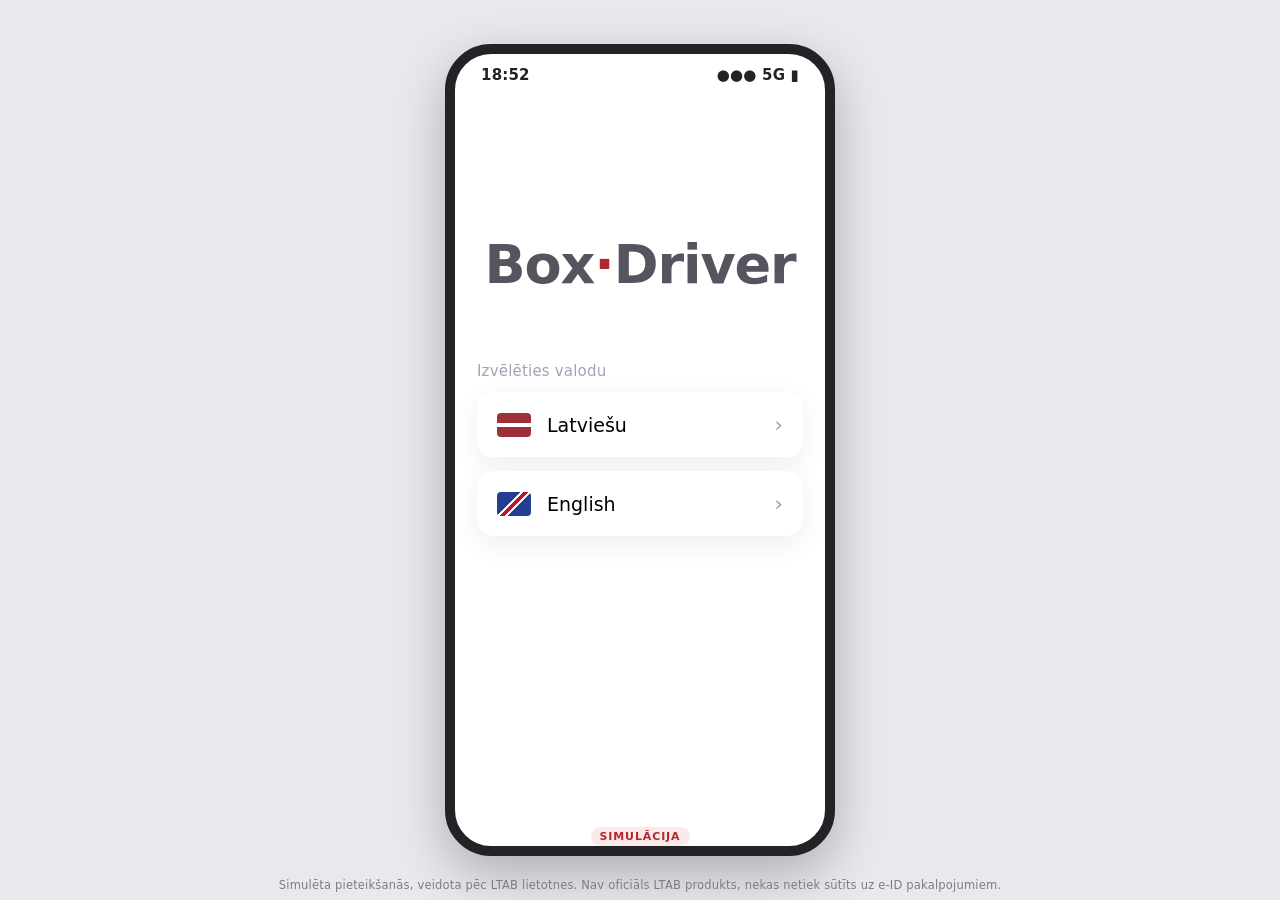
<file: index.html>
<!doctype html>
<html lang="en">
<head>
<script>try { if (!localStorage.getItem("octa_session")) location.replace("login.html"); } catch (e) {}</script>
<meta charset="utf-8">
<meta name="viewport" content="width=device-width, initial-scale=1">
<title>OCTA Driver Score — prototype</title>
<link rel="icon" type="image/svg+xml" href="favicon.svg">
<link rel="icon" type="image/png" sizes="32x32" href="favicon-32.png">
<link rel="apple-touch-icon" href="apple-touch-icon.png">
<meta name="theme-color" content="#b3282d">
<link rel="stylesheet" href="style.css?v=20261029g">
<link rel="stylesheet" href="phone.css?v=20261029g">
</head>
<body>
<header class="top">
  <div class="brand"><span class="logo" aria-hidden="true">◔</span><div><b>Driver Score</b><small data-i="tagline"></small></div></div>
  <nav id="tabs" class="tabs" role="tablist"></nav>
  <div class="tools"><button id="lang" class="chip" aria-label="Language">LV</button></div>
</header>
<main id="main"></main>
<footer class="foot"><span data-i="footer"></span></footer>
<script src="i18n.js?v=20261029g"></script>
<script src="engine.js?v=20261029g"></script>
<script src="data.js?v=20261029g"></script>
<script src="auth.js?v=20261029g"></script>
<script src="samples.js?v=20261029g"></script>
<script src="db.js?v=20261029g"></script>
<script src="phone.js?v=20261029g"></script>
<script src="app.js?v=20261029g"></script>
</body>
</html>
</file>
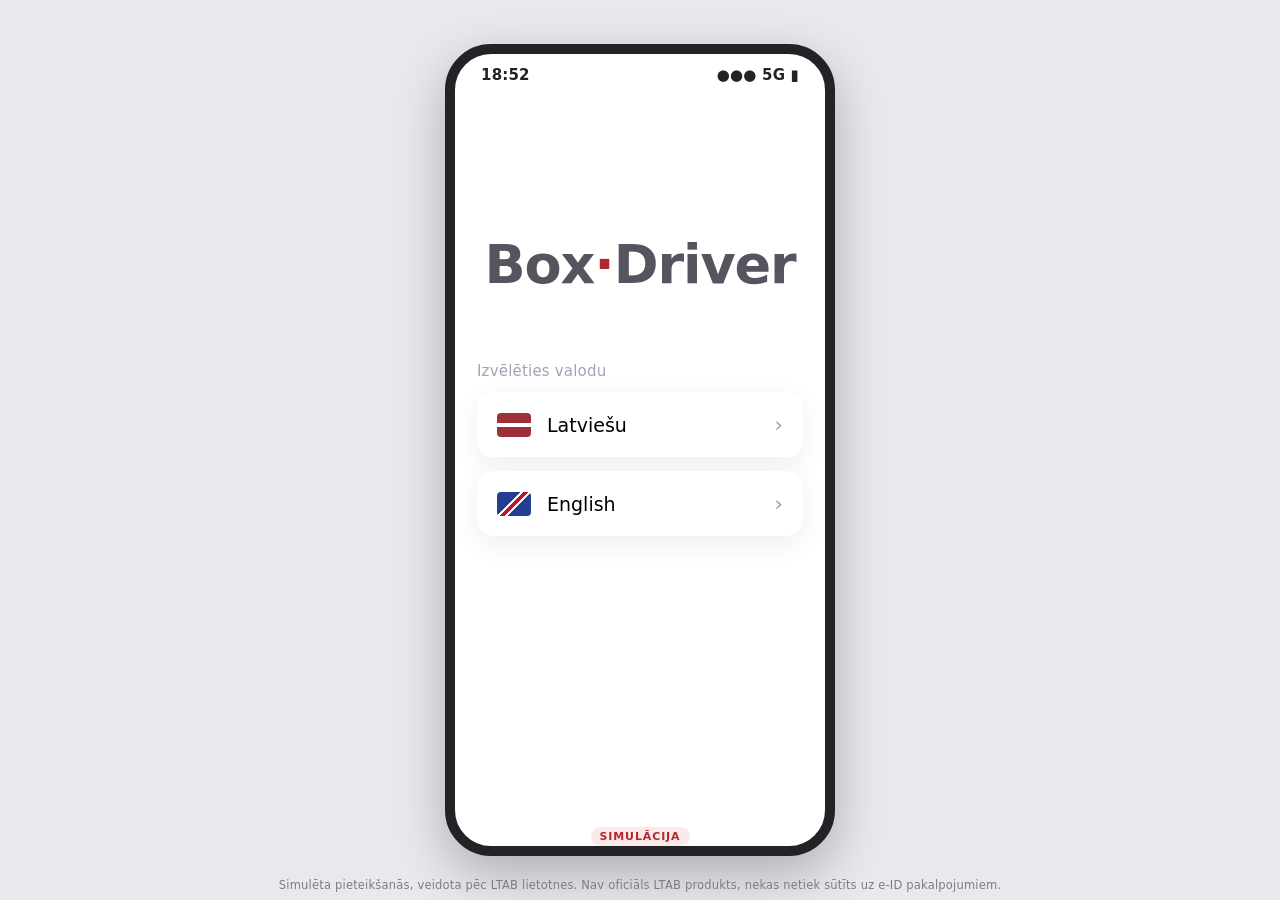
<file: account.html>
<!doctype html>
<html lang="lv">
<head>
<meta charset="utf-8">
<meta name="viewport" content="width=device-width, initial-scale=1">
<title>Mans konts — OCTA braucēja rādītājs</title>
<link rel="icon" type="image/svg+xml" href="favicon.svg">
<link rel="stylesheet" href="mini.css?v=20261028z">
</head>
<body>
<main class="mini" style="max-width:900px">
  <h1>Mans konts <small id="who"></small></h1>
  <p id="msg" class="note">Ielādē…</p>
  <section class="card" id="score" hidden></section>
  <section class="card" id="adv" hidden></section>
  <section class="card" id="carsCard" hidden>
    <h3 style="margin-top:0">Mani auto</h3>
    <p class="note">CSDD reģistram mums nav piekļuves, tāpēc auto datus ievadi pats (tie tiek atzīmēti kā <b>pašdeklarēti, nepārbaudīti</b>).</p>
    <div id="carList"></div>
    <details id="addBox"><summary class="btn" style="display:inline-block;cursor:pointer">+ Pievienot auto</summary>
      <form id="carForm" style="display:grid;grid-template-columns:repeat(auto-fit,minmax(170px,1fr));gap:10px;margin-top:12px">
        <label>Numura zīme* <input id="plate" required maxlength="10" placeholder="AB1234" autocapitalize="characters"></label>
        <label>Marka* <input id="make" required maxlength="30" placeholder="Volkswagen"></label>
        <label>Modelis* <input id="model" required maxlength="30" placeholder="Golf"></label>
        <label>Izlaiduma gads <input id="year" type="number" min="1950" max="2027" placeholder="2015"></label>
        <label>Degviela <select id="fuel"><option value="">–</option><option value="petrol">benzīns</option><option value="diesel">dīzelis</option><option value="hybrid">hibrīds</option><option value="phev">pieslēdzamais hibrīds</option><option value="electric">elektro</option><option value="lpg">gāze</option><option value="other">cits</option></select></label>
        <label>Dzinēja tilpums, cm³ <input id="cc" type="number" min="0" max="10000" placeholder="1598"></label>
        <label>Jauda, kW <input id="kw" type="number" min="0" max="1500" placeholder="77"></label>
        <label>Nobraukums, km <input id="odo" type="number" min="0" max="3000000"></label>
        <label>VIN (nav obligāts) <input id="vin" maxlength="17"></label>
        <label>Reģ. apliecības nr. <input id="cert" maxlength="20"></label>
        <label>OCTA derīga līdz <input id="octa" type="date"></label>
        <label>Negadījumi pēdējos 3 gados <input id="claims" type="number" min="0" max="20" value="0"></label>
        <div style="grid-column:1/-1"><button class="btn" type="submit" id="carGo">Saglabāt auto</button> <span id="carMsg" class="note"></span></div>
      </form>
    </details>
  </section>
  <section class="card" id="trips" hidden></section>
  <div class="row" style="gap:8px"><a class="btn" href="collect.html">Sākt braucienu</a><button class="btn" id="out" type="button" style="opacity:.7">Iziet</button></div>
  <p class="note"><a href="./">← uz demo</a> · <a href="live.html">dzīvie simulatora braucieni</a></p>
</main>
<script src="engine.js?v=20261028z"></script>
<script src="auth.js?v=20261028z"></script>
<script>
(function () {
  var E = window.Engine, $ = function (id) { return document.getElementById(id); }, REST = Auth.URL + '/rest/v1/';
  var esc = function (s) { return String(s == null ? '' : s).replace(/[&<>"]/g, function (c) { return { '&': '&amp;', '<': '&lt;', '>': '&gt;', '"': '&quot;' }[c]; }); };
  var bandLv = { low: 'zems risks', medium: 'vidējs risks', high: 'augsts risks' }, cls = function (b) { return b === 'low' ? 'good' : b === 'medium' ? 'mid' : 'bad'; };
  var FUEL = { petrol: 'benzīns', diesel: 'dīzelis', hybrid: 'hibrīds', phev: 'pieslēdzamais hibrīds', electric: 'elektro', lpg: 'gāze', other: 'cits' };
  var FACT = { speeding: 'ātrums', smooth: 'plūdums', phone: 'telefons', nightfatigue: 'nakts/nogurums' };
  $('out').onclick = function () { Auth.logout(); location.href = 'login.html'; };
  var u = Auth.user(); if (!u) { location.replace('login.html'); return; }
  $('who').textContent = (u.name || '') + ' · ' + (u.email || '');
  function toEngine(t) { return { id: t.id, startISO: new Date(t.start_at).toISOString(), mode: t.mode, roleConf: t.role_conf, counted: t.counted, weather: t.weather, durationS: t.duration_s, km: t.km, darkKm: t.dark_km, brake: t.brake, accel: t.accel, corner: t.corner, overLimS: t.over_lim_s, overSafeS: t.over_safe_s, severeS: t.severe_s, phoneEv: t.phone_ev, phoneS: t.phone_s, parkings: t.parkings, lotCycles: t.lot_cycles, lotS: t.lot_s, lotOverS: t.lot_over_s, surge: t.surge, bump: t.bump }; }
  var H, driver;
  var g = function (q) { return fetch(REST + q, { headers: H }).then(function (r) { if (!r.ok) throw new Error(r.status); return r.json(); }); };
  var send = function (method, path, body) { return fetch(REST + path, { method: method, headers: Object.assign({ 'Content-Type': 'application/json', Prefer: 'return=minimal' }, H), body: body ? JSON.stringify(body) : undefined }).then(function (r) { return r.text().then(function (t) { if (!r.ok) { var j = {}; try { j = JSON.parse(t); } catch (e) {} throw new Error(j.message || String(r.status)); } }); }); };

  function loadCars() {
    return g('cars?select=*&created_by=eq.' + encodeURIComponent(u.uid) + '&order=created_at.asc').then(function (cars) {
      $('carList').innerHTML = cars.length ? '<div style="overflow-x:auto"><table><tr><th>Numurs</th><th>Auto</th><th class="num">Gads</th><th>Degviela</th><th class="num">kW</th><th>OCTA līdz</th><th class="num">Negad.</th><th></th></tr>' +
        cars.map(function (c) { return '<tr><td><b>' + esc(c.plate) + '</b></td><td>' + esc(c.make || '') + ' ' + esc(c.model || c.name) + '</td><td class="num">' + (c.year || '–') + '</td><td>' + (FUEL[c.fuel] || '–') + '</td><td class="num">' + (c.power_kw || '–') + '</td><td>' + (c.octa_valid_until || '–') + '</td><td class="num">' + c.claims_3y + '</td><td><button class="btn" data-del="' + esc(c.id) + '" type="button" style="opacity:.7">Dzēst</button></td></tr>'; }).join('') + '</table></div>' : '<p class="note">Vēl nav neviena auto. Pievieno pirmo, lai braucieni tiktu piesaistīti auto.</p>';
      Array.prototype.forEach.call(document.querySelectorAll('[data-del]'), function (b) { b.onclick = function () { if (!confirm('Dzēst šo auto?')) return; send('DELETE', 'driver_cars?car_id=eq.' + encodeURIComponent(b.dataset.del)).then(function () { return send('DELETE', 'cars?id=eq.' + encodeURIComponent(b.dataset.del)); }).then(loadCars).catch(function (e) { $('carMsg').textContent = 'Neizdevās dzēst: ' + e.message; }); }; });
    });
  }
  function rnd() { var a = new Uint8Array(4); crypto.getRandomValues(a); return Array.prototype.map.call(a, function (x) { return ('0' + x.toString(16)).slice(-2); }).join(''); }
  $('carForm').onsubmit = function (e) {
    e.preventDefault(); $('carGo').disabled = true; $('carMsg').textContent = 'Saglabā…';
    var n = function (id) { var v = $(id).value; return v === '' ? null : Number(v); }, t = function (id) { var v = $(id).value.trim(); return v === '' ? null : v; };
    var plate = $('plate').value.toUpperCase().replace(/[^A-Z0-9-]/g, ''), make = $('make').value.trim(), model = $('model').value.trim(), id = 'c-' + driver.id.replace(/^u-/, '') + '-' + rnd();
    send('POST', 'cars', { id: id, name: (make + ' ' + model).slice(0, 40), plate: plate, make: make, model: model, year: n('year'), fuel: t('fuel'), engine_cc: n('cc'), power_kw: n('kw'), odometer_km: n('odo'), vin: t('vin') && t('vin').toUpperCase(), reg_cert_no: t('cert'), octa_valid_until: t('octa'), claims_3y: n('claims') || 0, is_demo: false, created_by: u.uid })
      .then(function () { return send('POST', 'driver_cars', { driver_id: driver.id, car_id: id }); })
      .then(function () { $('carForm').reset(); $('carMsg').textContent = 'Auto pievienots.'; $('addBox').open = false; return loadCars(); })
      .catch(function (er) { $('carMsg').textContent = /duplicate|unique|23505/i.test(er.message) ? 'Šāds numurs jau ir pievienots.' : /check|violates/i.test(er.message) ? 'Pārbaudi ievadītos datus (numura zīme: burti, cipari, defise).' : 'Kļūda: ' + er.message; })
      .then(function () { $('carGo').disabled = false; });
  };

  function advice() {
    $('adv').hidden = false; $('adv').innerHTML = '<p class="note">Analizē datus…</p>';
    fetch(Auth.URL + '/functions/v1/recommend', { method: 'POST', headers: Object.assign({ 'Content-Type': 'application/json' }, H), body: JSON.stringify({ subject_type: 'driver', id: driver.id, lang: 'lv' }) }).then(function (x) { return x.json(); }).then(function (a) {
      if (!a.actions) { $('adv').innerHTML = '<p class="note">Padoms šobrīd nav pieejams.</p>'; return; }
      var j = a.jev ? '<p class="note">🔎 Datu analīze (Jev): sāc ar <b>' + (FACT[a.jev.start_here] || a.jev.start_here) + '</b> (pārliecība ' + Math.round(a.jev.start_conf * 100) + ' %)' + (a.jev.risk_score != null ? ' · riska profils ' + a.jev.risk_score.toFixed(1) + ' / 2' : '') + '</p>' : '';
      $('adv').innerHTML = '<b>Kā maksāt mazāk par OCTA</b> <span class="badge b-mute">' + (a.source === 'gemini' ? 'Gemini' : 'sagataves padoms') + '</span>' + j + '<p>' + esc(a.summary) + '</p>' +
        a.actions.map(function (x, i) { return '<p><b>' + (i === 0 && a.jev ? '① ' : '') + esc(x.title) + '</b> <small>+' + x.gainPoints + ' punkti' + (x.savingEur > 0 ? ' · −' + x.savingEur + ' €' : '') + '</small><br>' + esc(x.tip) + '</p>'; }).join('') + '<p class="note">Skaitļus rēķina dzinējs; analīzi veic Jev; tekstu raksta MI modelis.</p>';
    }).catch(function () { $('adv').innerHTML = '<p class="note">Padoms šobrīd nav pieejams.</p>'; });
  }

  Auth.token().then(function (tok) {
    if (!tok) { location.replace('login.html'); return; }
    H = { apikey: Auth.KEY, Authorization: 'Bearer ' + tok };
    return g('drivers?select=id,name,exp_hours,exp_buckets,claims_3y&user_id=eq.' + encodeURIComponent(u.uid)).then(function (ds) {
      driver = ds[0]; if (!driver) throw new Error('profile');
      $('carsCard').hidden = false;
      return Promise.all([loadCars(), g('trips?select=*&order=start_at.desc&limit=500&driver_id=eq.' + encodeURIComponent(driver.id))]);
    }).then(function (r) {
      var trips = r[1];
      if (!trips.length) { $('msg').innerHTML = 'Vēl nav neviena brauciena. Pievieno auto, spied <b>Sākt braucienu</b>, atstāj lapu atvērtu un brauc — kopsavilkums parādīsies šeit.'; return; }
      $('msg').textContent = trips.length + ' braucieni · ' + new Date().toLocaleTimeString('lv-LV');
      var prof = { claims3y: driver.claims_3y || 0, expHours: Number(driver.exp_hours || 0), expBuckets: driver.exp_buckets || {} };
      var res = E.scoreDriver(trips.map(toEngine), prof), pr = E.premiumPreview(res.total);
      $('score').hidden = false;
      $('score').innerHTML = '<div class="row" style="justify-content:space-between;align-items:center"><div><b style="font-size:2rem">' + res.total + '</b> <small>± ' + res.sigma + ' / 100</small> <span class="pill ' + cls(res.band) + '">' + bandLv[res.band] + '</span><br><small>' + res.kpi.km.toFixed(1) + ' km · ' + res.kpi.trips + ' braucieni</small></div><div style="text-align:right"><b>' + pr.eur + ' €</b> <small>−' + pr.discountPct + '% (ilustratīvi, nav Balcia cena)</small></div></div>';
      if (window.AI_ON) advice();
      $('trips').hidden = false;
      $('trips').innerHTML = '<h3 style="margin-top:0">Braucieni</h3><div style="overflow-x:auto"><table><tr><th>Laiks</th><th class="num">km</th><th class="num">min</th><th class="num">Bremz.</th><th class="num">Paātr.</th><th class="num">Pagr.</th><th class="num">Virs limita, s</th><th>Laikapst.</th><th>Avots</th></tr>' +
        trips.slice(0, 50).map(function (t) { return '<tr><td>' + new Date(t.start_at).toLocaleString('lv-LV') + '</td><td class="num">' + t.km.toFixed(2) + '</td><td class="num">' + (t.duration_s / 60).toFixed(1) + '</td><td class="num">' + t.brake + '</td><td class="num">' + t.accel + '</td><td class="num">' + t.corner + '</td><td class="num">' + t.over_lim_s.toFixed(0) + '</td><td>' + esc(t.weather) + '</td><td>' + esc(t.source) + '</td></tr>'; }).join('') + '</table></div>';
    });
  }).catch(function (e) { $('msg').textContent = 'Kļūda: ' + e.message + ' — mēģini pieteikties vēlreiz.'; });
})();
</script>
</body>
</html>
</file>
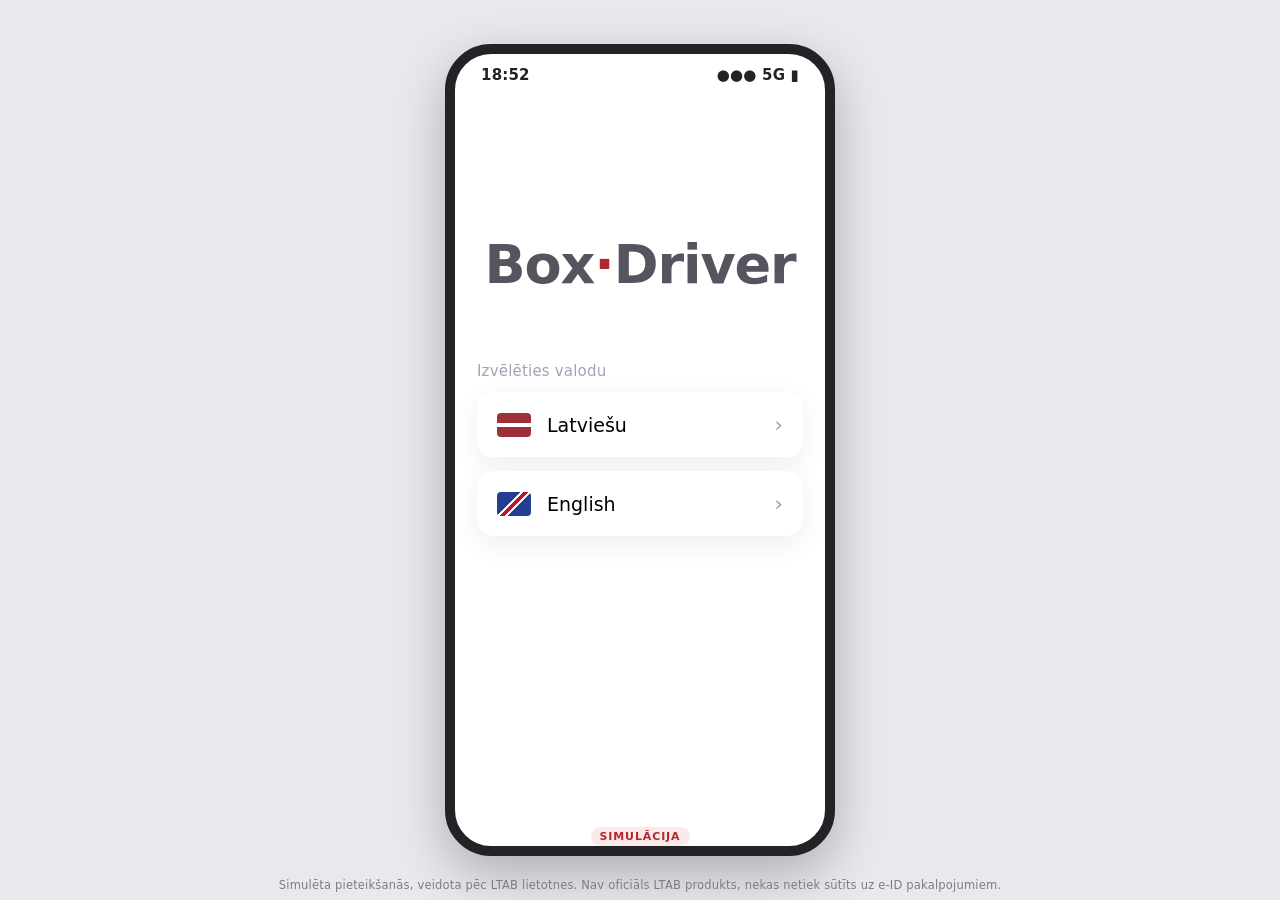
<file: admin.html>
<!doctype html>
<html lang="lv">
<head>
<meta charset="utf-8">
<meta name="viewport" content="width=device-width, initial-scale=1">
<meta name="robots" content="noindex">
<title>Admin — Box-Driver</title>
<link rel="icon" type="image/svg+xml" href="favicon.svg">
<style>
  :root{--bg:#10141c;--card:#1a202c;--line:#2a3344;--text:#e8ecf2;--mute:#97a1b3;--accent:#ff7a45;--bad:#ff6b6b;--good:#3dd391}
  *{box-sizing:border-box}
  body{margin:0;background:var(--bg);color:var(--text);font:15px/1.45 system-ui,-apple-system,Segoe UI,sans-serif}
  header{display:flex;gap:12px;align-items:center;justify-content:space-between;padding:12px 20px;background:#0b0e14;border-bottom:1px solid var(--line);flex-wrap:wrap}
  header b{font-size:18px;letter-spacing:.5px} header b i{color:var(--accent);font-style:normal}
  main{max-width:1200px;margin:0 auto;padding:18px 16px 60px}
  .row{display:flex;gap:10px;flex-wrap:wrap;align-items:center}
  input[type=search]{flex:1;min-width:220px;padding:11px 14px;border-radius:10px;border:1px solid var(--line);background:var(--card);color:var(--text);font-size:15px}
  button{font:inherit;cursor:pointer;border:1px solid var(--line);background:var(--card);color:var(--text);padding:7px 12px;border-radius:9px}
  button:hover{border-color:var(--accent)} button.danger{border-color:#5a2a2a;color:var(--bad)} button.danger:hover{background:#2a1517;border-color:var(--bad)}
  .card{background:var(--card);border:1px solid var(--line);border-radius:14px;padding:14px;margin-top:14px}
  table{width:100%;border-collapse:collapse} th,td{text-align:left;padding:8px 10px;border-bottom:1px solid var(--line);font-size:14px;vertical-align:middle}
  th{color:var(--mute);font-weight:600;font-size:12px;text-transform:uppercase;letter-spacing:.6px} td.num,th.num{text-align:right}
  tr.u:hover{background:#202838;cursor:pointer} tr.sel{background:#262e42}
  .tag{display:inline-block;padding:1px 8px;border-radius:99px;font-size:12px;border:1px solid var(--line);color:var(--mute)} .tag.admin{color:var(--accent);border-color:var(--accent)} .tag.sample{color:#8ab4ff;border-color:#3a4f7a} .tag.simulator{color:var(--good);border-color:#1f5a40}
  .note{color:var(--mute);font-size:13px} #toast{position:fixed;right:16px;bottom:16px;background:#0b0e14;border:1px solid var(--line);padding:10px 14px;border-radius:10px;display:none}
  h2{margin:0 0 8px;font-size:18px} .grid{display:grid;grid-template-columns:1fr;gap:14px} @media(min-width:980px){.grid.two{grid-template-columns:1.1fr 1fr}}
  .scroll{overflow:auto;max-height:520px}
</style>
</head>
<body>
<header><b>BOX<i>·</i>DRIVER <i>admin</i></b><div class="row"><span id="who" class="note"></span><button id="out" type="button">Iziet</button></div></header>
<main>
  <div class="row"><input id="q" type="search" placeholder="Meklēt lietotāju: vārds, e-pasts vai ID…" autocomplete="off"><button id="reload" type="button">Atjaunot</button></div>
  <p class="note" id="count">Ielādē…</p>
  <div class="grid two">
    <section class="card"><h2>Lietotāji</h2><div class="scroll"><table id="users"><thead><tr><th>Vārds</th><th>E-pasts</th><th class="num">Braucieni</th><th class="num">Auto</th><th>Pēdējais</th><th></th></tr></thead><tbody></tbody></table></div></section>
    <section class="card" id="detail"><h2>Izvēlies lietotāju</h2><p class="note">Spied uz rindas kreisajā pusē, lai redzētu viņa braucienus un auto, un dzēstu tos.</p></section>
  </div>
  <p class="note" style="margin-top:18px">Visas dzēšanas darbības tiek ierakstītas žurnālā (admin_log). Administratoru dzēst nevar. Dzēšana ir neatgriezeniska.</p>
</main>
<div id="toast"></div>
<script src="auth.js?v=20261028z"></script>
<script>
(function () {
  var $ = function (id) { return document.getElementById(id); }, API = Auth.URL + '/functions/v1/admin', cur = null, tok = null, timer = null;
  var esc = function (s) { return String(s == null ? '' : s).replace(/[&<>"']/g, function (c) { return { '&': '&amp;', '<': '&lt;', '>': '&gt;', '"': '&quot;', "'": '&#39;' }[c]; }); };
  var fmt = function (iso) { return iso ? new Date(iso).toLocaleString('lv-LV') : '–'; };
  function toast(t) { var e = $('toast'); e.textContent = t; e.style.display = 'block'; clearTimeout(toast.t); toast.t = setTimeout(function () { e.style.display = 'none'; }, 3500); }
  $('out').onclick = function () { Auth.logout(); location.href = 'login.html'; };
  function call(body) { return Auth.token().then(function (t) { if (!t) { location.replace('login.html'); throw new Error('login'); } return fetch(API, { method: 'POST', headers: { 'Content-Type': 'application/json', apikey: Auth.KEY, Authorization: 'Bearer ' + t }, body: JSON.stringify(body) }); }).then(function (r) { return r.json().then(function (j) { if (!r.ok) throw new Error(j.error || r.status); return j; }); }); }

  function load() {
    return call({ action: 'list', q: $('q').value }).then(function (r) {
      $('count').textContent = r.users.length + ' no ' + r.total + ' lietotājiem';
      $('users').querySelector('tbody').innerHTML = r.users.map(function (u) { return '<tr class="u' + (cur && cur.driver_id === u.driver_id ? ' sel' : '') + '" data-id="' + esc(u.driver_id) + '"><td><b>' + esc(u.name) + '</b> ' + (u.admin ? '<span class="tag admin">admin</span>' : '') + '<br><span class="note">' + esc(u.driver_id) + '</span></td><td>' + esc(u.email) + '</td><td class="num">' + u.rides + '</td><td class="num">' + u.cars + '</td><td>' + fmt(u.last_ride) + '</td><td></td></tr>'; }).join('') || '<tr><td colspan="6" class="note">Nekas nav atrasts.</td></tr>';
      Array.prototype.forEach.call(document.querySelectorAll('tr.u'), function (tr) { tr.onclick = function () { var u = r.users.find(function (x) { return x.driver_id === tr.dataset.id; }); cur = u; open(u); Array.prototype.forEach.call(document.querySelectorAll('tr.u'), function (x) { x.classList.toggle('sel', x === tr); }); }; });
    }).catch(function (e) { if (e.message !== 'login') $('count').textContent = 'Kļūda: ' + e.message; });
  }
  function open(u) {
    $('detail').innerHTML = '<h2>' + esc(u.name) + '</h2><p class="note">Ielādē…</p>';
    call({ action: 'rides', driver_id: u.driver_id }).then(function (r) {
      var cars = r.cars.map(function (c) { return '<tr><td><b>' + esc(c.plate || '') + '</b> ' + esc(c.make || '') + ' ' + esc(c.model || c.name) + (c.data_source === 'sample' ? ' <span class="tag sample">paraugs</span>' : '') + '</td><td class="num"><button class="danger" data-car="' + esc(c.id) + '" type="button">Dzēst auto</button></td></tr>'; }).join('');
      var rides = r.rides.map(function (t) { return '<tr><td>' + fmt(t.start_at) + '</td><td class="num">' + Number(t.km).toFixed(1) + ' km</td><td class="num">' + (t.duration_s / 60).toFixed(0) + ' min</td><td><span class="tag ' + esc(t.source) + '">' + esc(t.source) + '</span></td><td class="num"><button class="danger" data-ride="' + esc(t.id) + '" type="button">Dzēst</button></td></tr>'; }).join('');
      $('detail').innerHTML = '<div class="row" style="justify-content:space-between"><h2 style="margin:0">' + esc(u.name) + '</h2><span class="note">' + esc(u.email) + '</span></div>' +
        '<div class="row" style="margin:10px 0">' + '<button class="danger" id="delAll" type="button"' + (r.rides.length ? '' : ' disabled') + '>Dzēst visus braucienus (' + r.rides.length + ')</button>' + (u.admin ? '<span class="note">Administratoru dzēst nevar.</span>' : '<button class="danger" id="delUser" type="button">Dzēst lietotāju un visus datus</button>') + '</div>' +
        '<h3 style="font-size:15px;margin:14px 0 4px">Auto (' + r.cars.length + ')</h3><table><tbody>' + (cars || '<tr><td class="note">Nav auto.</td></tr>') + '</tbody></table>' +
        '<h3 style="font-size:15px;margin:14px 0 4px">Braucieni (' + r.rides.length + ')</h3><div class="scroll" style="max-height:320px"><table><tbody>' + (rides || '<tr><td class="note">Nav braucienu.</td></tr>') + '</tbody></table></div>';
      Array.prototype.forEach.call(document.querySelectorAll('[data-ride]'), function (b) { b.onclick = function () { if (!confirm('Dzēst šo braucienu?')) return; call({ action: 'delete_ride', trip_id: b.dataset.ride }).then(function () { toast('Brauciens dzēsts'); refresh(); }).catch(err); }; });
      Array.prototype.forEach.call(document.querySelectorAll('[data-car]'), function (b) { b.onclick = function () { if (!confirm('Dzēst šo auto?')) return; call({ action: 'delete_car', car_id: b.dataset.car }).then(function () { toast('Auto dzēsts'); refresh(); }).catch(err); }; });
      var da = $('delAll'); if (da) da.onclick = function () { if (!confirm('Dzēst VISUS ' + r.rides.length + ' lietotāja ' + u.name + ' braucienus?')) return; call({ action: 'delete_rides', driver_id: u.driver_id }).then(function (x) { toast('Dzēsti ' + x.deleted + ' braucieni'); refresh(); }).catch(err); };
      var du = $('delUser'); if (du) du.onclick = function () { if (prompt('Lai dzēstu lietotāju ' + u.name + ' un VISUS viņa datus, ieraksti DZĒST') !== 'DZĒST') return; call({ action: 'delete_user', driver_id: u.driver_id }).then(function () { toast('Lietotājs dzēsts'); cur = null; $('detail').innerHTML = '<h2>Izvēlies lietotāju</h2>'; load(); }).catch(err); };
    }).catch(err);
  }
  function refresh() { load().then(function () { if (cur) open(cur); }); }
  function err(e) { if (e.message !== 'login') toast('Kļūda: ' + e.message); }
  $('q').oninput = function () { clearTimeout(timer); timer = setTimeout(load, 250); };
  $('reload').onclick = refresh;

  // only administrators may stay here (the server checks again on every call)
  if (!Auth.user()) { location.replace('login.html'); return; }
  call({ action: 'me' }).then(function (m) { if (!m.admin) { location.replace('./'); return; } $('who').textContent = m.name || Auth.user().email; load(); }).catch(function () { location.replace('login.html'); });
})();
</script>
</body>
</html>
</file>
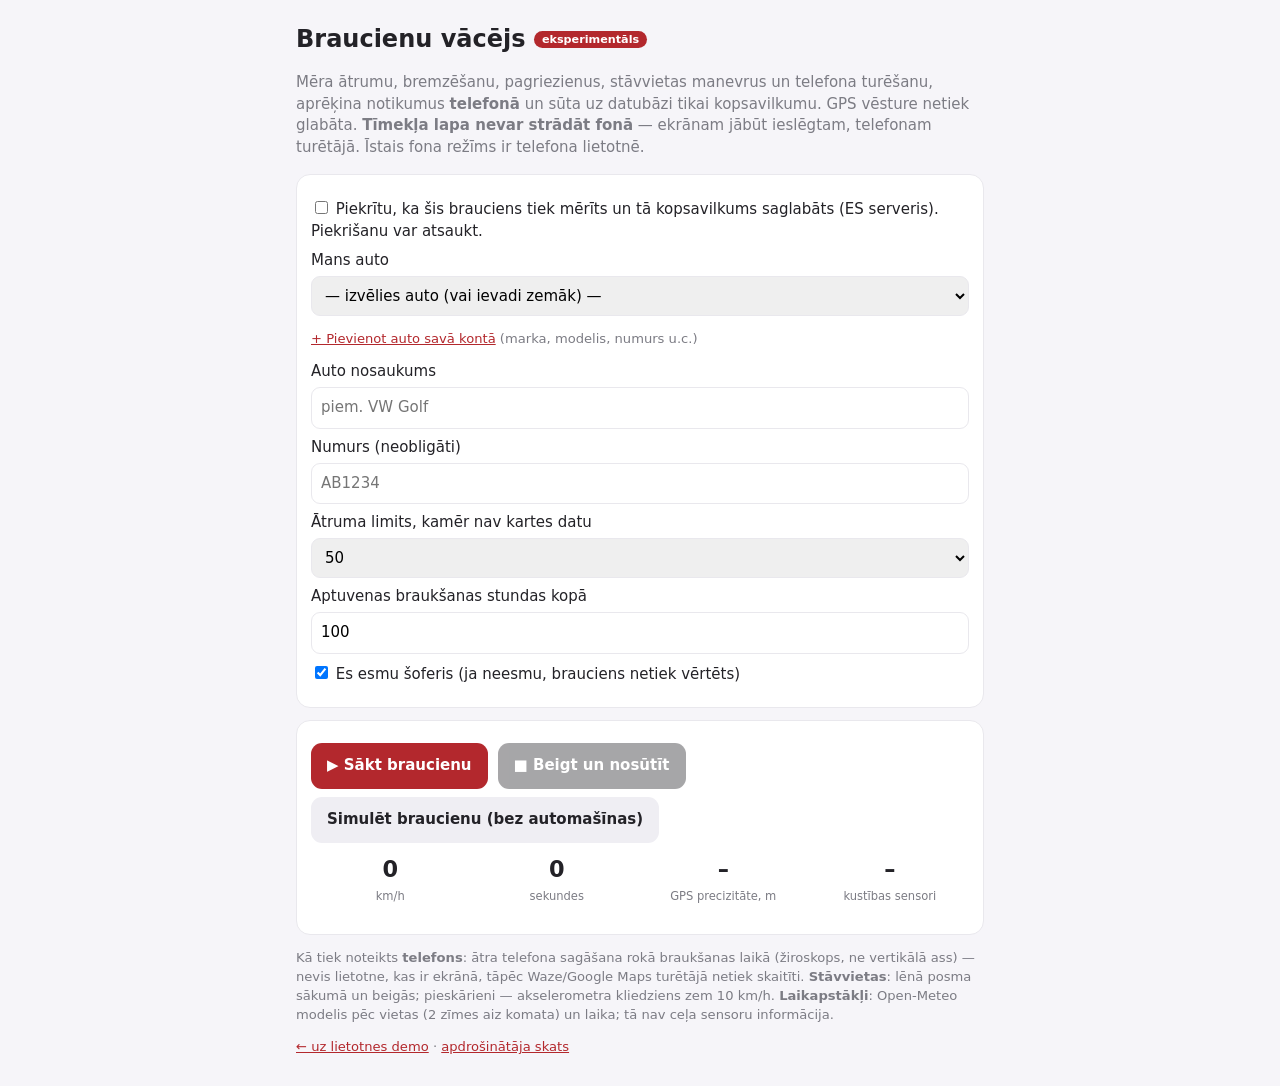
<file: collect.html>
<!doctype html>
<html lang="lv">
<head>
<meta charset="utf-8">
<meta name="viewport" content="width=device-width, initial-scale=1">
<title>Braucienu vācējs — eksperimentāls</title>
<link rel="icon" type="image/svg+xml" href="favicon.svg">
<link rel="stylesheet" href="mini.css?v=20261028z">
</head>
<body>
<main class="mini">
  <h1>Braucienu vācējs <small>eksperimentāls</small></h1>
  <p class="lead">Mēra ātrumu, bremzēšanu, pagriezienus, stāvvietas manevrus un telefona turēšanu, aprēķina notikumus <b>telefonā</b> un sūta uz datubāzi tikai kopsavilkumu. GPS vēsture netiek glabāta. <b>Tīmekļa lapa nevar strādāt fonā</b> — ekrānam jābūt ieslēgtam, telefonam turētājā. Īstais fona režīms ir telefona lietotnē.</p>

  <section class="card">
    <label class="row"><input type="checkbox" id="consent"> <span>Piekrītu, ka šis brauciens tiek mērīts un tā kopsavilkums saglabāts (ES serveris). Piekrišanu var atsaukt.</span></label>
    <label>Mans auto <select id="carSel"><option value="">— izvēlies auto (vai ievadi zemāk) —</option></select></label>
    <p class="note"><a href="account.html">+ Pievienot auto savā kontā</a> (marka, modelis, numurs u.c.)</p>
    <label>Auto nosaukums <input id="carName" placeholder="piem. VW Golf" maxlength="40"></label>
    <label>Numurs (neobligāti) <input id="carPlate" placeholder="AB1234" maxlength="10"></label>
    <label>Ātruma limits, kamēr nav kartes datu
      <select id="limit"><option>30</option><option selected>50</option><option>70</option><option>90</option></select></label>
    <label>Aptuvenas braukšanas stundas kopā <input id="expHours" type="number" min="0" value="100"></label>
    <label class="row"><input type="checkbox" id="asDriver" checked> <span>Es esmu šoferis (ja neesmu, brauciens netiek vērtēts)</span></label>
  </section>

  <section class="card">
    <div class="row"><button id="start" class="btn">▶ Sākt braucienu</button><button id="stop" class="btn sec" disabled>■ Beigt un nosūtīt</button></div>
    <div class="row"><button id="sim" class="btn ghost">Simulēt braucienu (bez automašīnas)</button></div>
    <div class="live"><div><b id="spd">0</b><small>km/h</small></div><div><b id="cnt">0</b><small>sekundes</small></div><div><b id="acc">–</b><small>GPS precizitāte, m</small></div><div><b id="mot">–</b><small>kustības sensori</small></div></div>
    <p id="status" class="note"></p>
  </section>

  <section class="card" id="result" hidden></section>
  <p class="note">Kā tiek noteikts <b>telefons</b>: ātra telefona sagāšana rokā braukšanas laikā (žiroskops, ne vertikālā ass) — nevis lietotne, kas ir ekrānā, tāpēc Waze/Google Maps turētājā netiek skaitīti. <b>Stāvvietas</b>: lēnā posma sākumā un beigās; pieskārieni — akselerometra kliedziens zem 10 km/h. <b>Laikapstākļi</b>: Open-Meteo modelis pēc vietas (2 zīmes aiz komata) un laika; tā nav ceļa sensoru informācija.</p>
  <p class="note"><a href="./">← uz lietotnes demo</a> · <a href="insurer.html">apdrošinātāja skats</a></p>
</main>
<script src="engine.js?v=20261028z"></script>
<script src="weather.js?v=20261028z"></script>
<script src="auth.js?v=20261028z"></script>
<script src="limits.js?v=20261028z"></script>
<script src="collector.js?v=20261028z"></script>
</body>
</html>
</file>
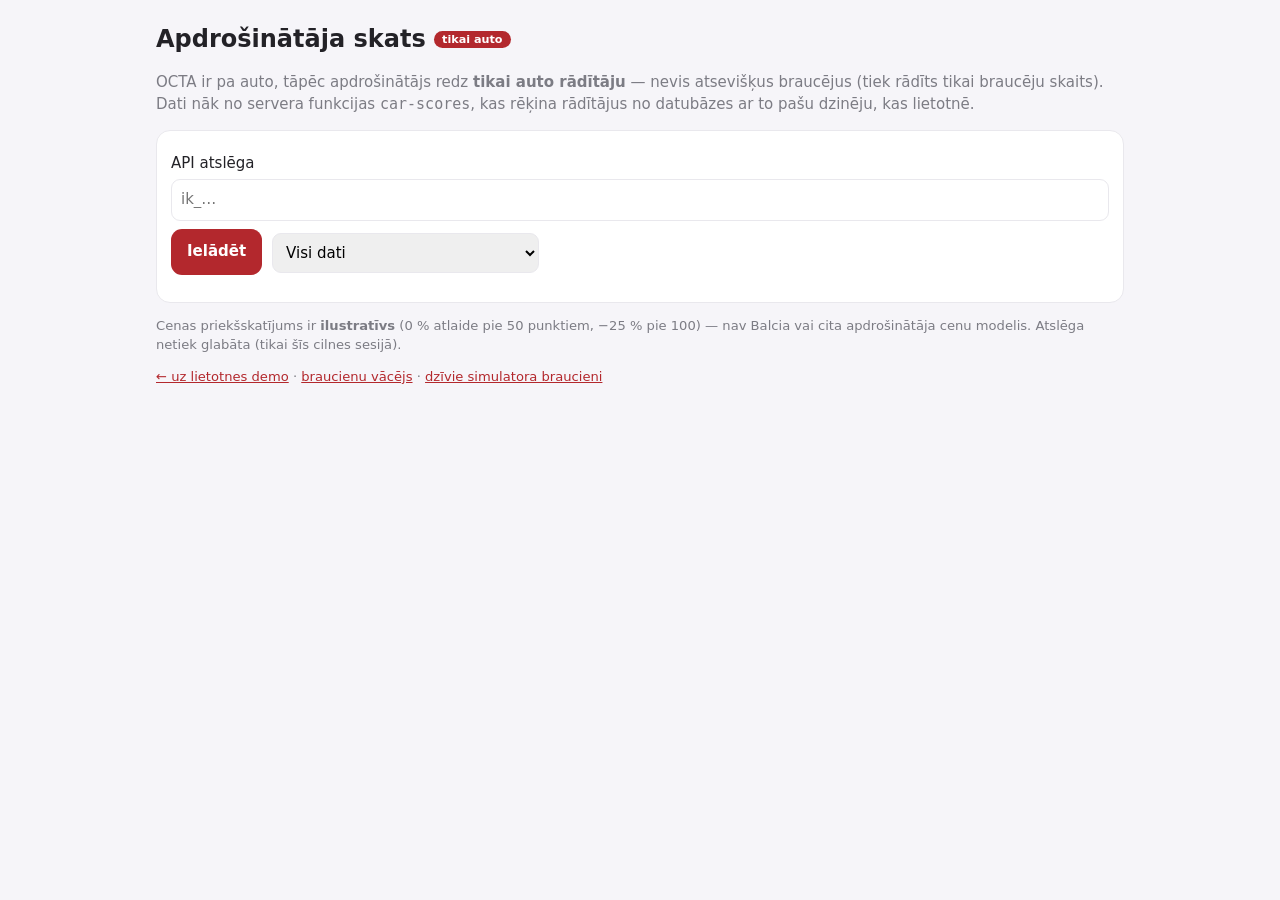
<file: insurer.html>
<!doctype html>
<html lang="lv">
<head>
<meta charset="utf-8">
<meta name="viewport" content="width=device-width, initial-scale=1">
<title>Apdrošinātāja skats — rādītāji pa auto</title>
<link rel="icon" type="image/svg+xml" href="favicon.svg">
<link rel="stylesheet" href="mini.css?v=20261028z">
</head>
<body>
<main class="mini" style="max-width:1000px">
  <h1>Apdrošinātāja skats <small>tikai auto</small></h1>
  <p class="lead">OCTA ir pa auto, tāpēc apdrošinātājs redz <b>tikai auto rādītāju</b> — nevis atsevišķus braucējus (tiek rādīts tikai braucēju skaits). Dati nāk no servera funkcijas <code>car-scores</code>, kas rēķina rādītājus no datubāzes ar to pašu dzinēju, kas lietotnē.</p>
  <section class="card">
    <label>API atslēga <input id="key" type="password" placeholder="ik_…" autocomplete="off"></label>
    <div class="row"><button id="go" class="btn">Ielādēt</button>
      <select id="src" style="width:auto"><option value="all">Visi dati</option><option value="phone">Tikai īsti mērījumi (telefons)</option><option value="simulator">Tikai Assetto Corsa simulators</option><option value="synthetic">Tikai sintētiskie demo</option></select></div>
    <p id="msg" class="note"></p>
  </section>
  <section class="card" id="out" hidden></section>
  <p class="note">Cenas priekšskatījums ir <b>ilustratīvs</b> (0 % atlaide pie 50 punktiem, −25 % pie 100) — nav Balcia vai cita apdrošinātāja cenu modelis. Atslēga netiek glabāta (tikai šīs cilnes sesijā).</p>
  <p class="note"><a href="./">← uz lietotnes demo</a> · <a href="collect.html">braucienu vācējs</a> · <a href="live.html">dzīvie simulatora braucieni</a></p>
</main>
<script>
(function () {
  var URL = 'https://qjakepgeqioqrmsufaty.supabase.co/functions/v1/car-scores', $ = function (id) { return document.getElementById(id); };
  try { $('key').value = sessionStorage.getItem('ik') || ''; } catch (e) {}
  var esc = function (s) { return String(s == null ? '' : s).replace(/[&<>"]/g, function (c) { return { '&': '&amp;', '<': '&lt;', '>': '&gt;', '"': '&quot;' }[c]; }); };
  var cls = function (b) { return b === 'low' ? 'good' : b === 'medium' ? 'mid' : 'bad'; }, bandLv = { low: 'zems risks', medium: 'vidējs risks', high: 'augsts risks' }, relLv = { high: 'augsta', medium: 'vidēja', low: 'zema (maz datu)' };
  $('go').onclick = function () {
    var k = $('key').value.trim(); if (!k) { $('msg').textContent = 'Ievadi API atslēgu.'; return; }
    try { sessionStorage.setItem('ik', k); } catch (e) {}
    $('msg').textContent = 'Ielādē…';
    fetch(URL + '?source=' + $('src').value, { headers: { 'x-api-key': k } }).then(function (r) { return r.json().then(function (j) { return { s: r.status, j: j }; }); }).then(function (r) {
      if (r.s !== 200) { $('msg').textContent = 'Kļūda ' + r.s + ': ' + (r.j.error || ''); $('out').hidden = true; return; }
      $('msg').textContent = r.j.cars.length + ' auto · ' + r.j.params_version + ' · ' + new Date(r.j.computed_at).toLocaleString('lv-LV');
      $('out').hidden = false;
      $('out').innerHTML = '<div style="overflow-x:auto"><table><tr><th>Auto</th><th>Numurs</th><th class="num">Braucēji</th><th class="num">km</th><th>Rādītājs</th><th>Risks</th><th>Datu ticamība</th><th class="num">Ātrums virs droša, %</th><th class="num">Strauji / 100 km</th><th class="num">Telefons / h</th><th class="num">Prēmija (ilustr.)</th></tr>' +
        r.j.cars.map(function (c) { return '<tr><td><b>' + esc(c.name) + '</b></td><td>' + esc(c.plate || '–') + '</td><td class="num">' + c.drivers + '</td><td class="num">' + c.km + '</td><td><b>' + c.score + '</b> <small>± ' + c.uncertainty + '</small></td><td><span class="pill ' + cls(c.band) + '">' + bandLv[c.band] + '</span></td><td>' + relLv[c.reliability] + '</td><td class="num">' + c.kpis.over_safe_pct + '</td><td class="num">' + c.kpis.harsh_per_100km + '</td><td class="num">' + c.kpis.phone_per_hour + '</td><td class="num">' + c.premium_preview.eur + ' € <small>−' + c.premium_preview.discount_pct + '%</small></td></tr>'; }).join('') + '</table></div>';
    }).catch(function (e) { $('msg').textContent = 'Tīkla kļūda: ' + e.message; });
  };
})();
</script>
</body>
</html>
</file>
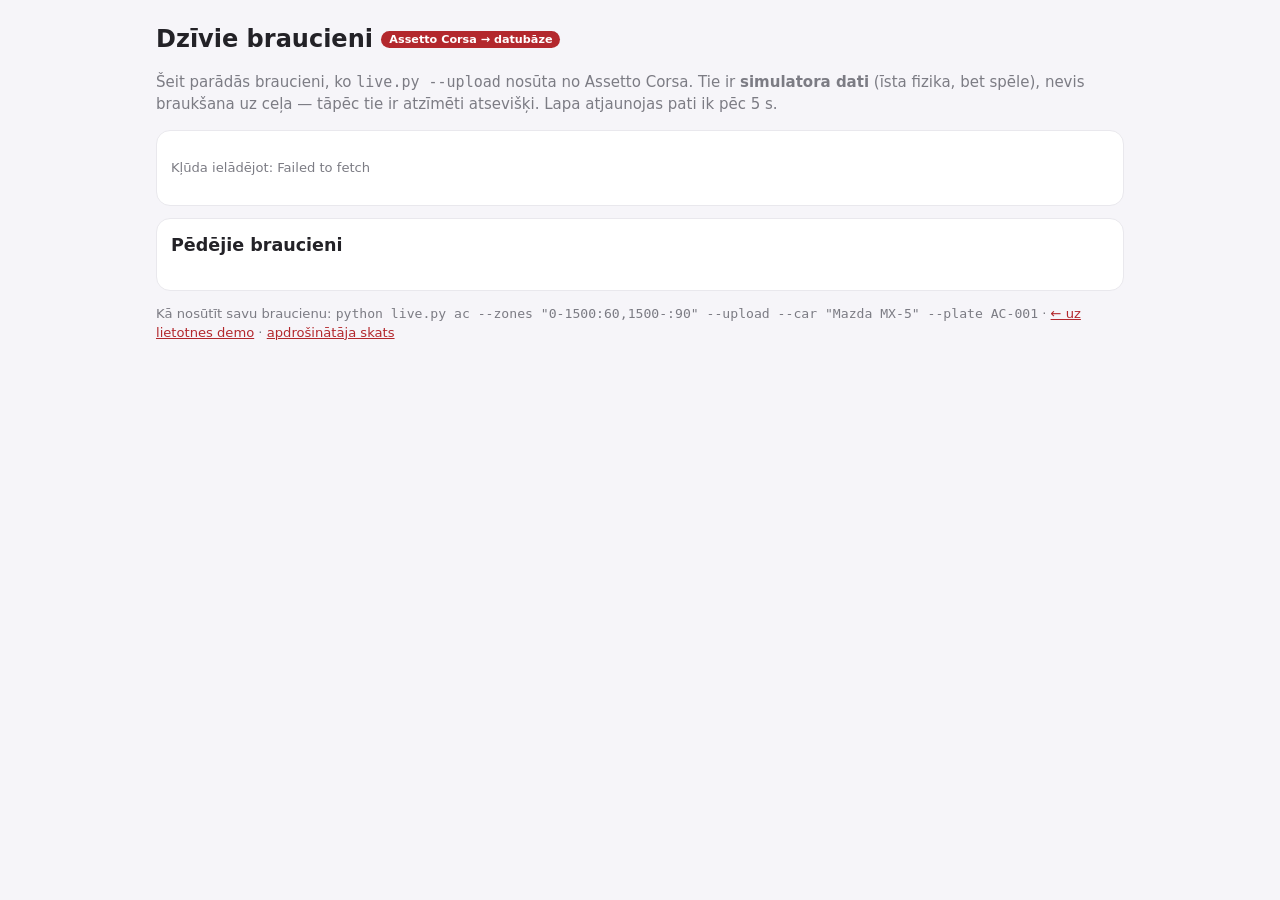
<file: live.html>
<!doctype html>
<html lang="lv">
<head>
<meta charset="utf-8">
<meta name="viewport" content="width=device-width, initial-scale=1">
<title>Dzīvie braucieni — simulators</title>
<link rel="icon" type="image/svg+xml" href="favicon.svg">
<link rel="stylesheet" href="mini.css?v=20261028z">
</head>
<body>
<main class="mini" style="max-width:1000px">
  <h1>Dzīvie braucieni <small>Assetto Corsa → datubāze</small></h1>
  <p class="lead">Šeit parādās braucieni, ko <code>live.py --upload</code> nosūta no Assetto Corsa. Tie ir <b>simulatora dati</b> (īsta fizika, bet spēle), nevis braukšana uz ceļa — tāpēc tie ir atzīmēti atsevišķi. Lapa atjaunojas pati ik pēc 5 s.</p>
  <section class="card"><p id="msg" class="note">Ielādē…</p><div id="cars"></div></section>
  <section class="card"><h3 style="margin-top:0">Pēdējie braucieni</h3><div id="trips" style="overflow-x:auto"></div></section>
  <section class="card" id="trace" hidden><h3 style="margin-top:0">Pēdējā brauciena ātrums <small id="tracetitle"></small></h3><div id="chart"></div></section>
  <p class="note">Kā nosūtīt savu braucienu: <code>python live.py ac --zones "0-1500:60,1500-:90" --upload --car "Mazda MX-5" --plate AC-001</code> · <a href="./">← uz lietotnes demo</a> · <a href="insurer.html">apdrošinātāja skats</a></p>
</main>
<script src="engine.js?v=20261028z"></script>
<script>
(function () {
  var URL = 'https://qjakepgeqioqrmsufaty.supabase.co/rest/v1/', KEY = 'sb_publishable_NzsKaKSt1Nc-cuuJADWySQ_kLekErYS', E = window.Engine, $ = function (id) { return document.getElementById(id); };
  var esc = function (s) { return String(s == null ? '' : s).replace(/[&<>"]/g, function (c) { return { '&': '&amp;', '<': '&lt;', '>': '&gt;', '"': '&quot;' }[c]; }); };
  var get = function (q) { return fetch(URL + q, { headers: { apikey: KEY } }).then(function (r) { if (!r.ok) throw new Error(r.status); return r.json(); }); };
  var cls = function (b) { return b === 'low' ? 'good' : b === 'medium' ? 'mid' : 'bad'; }, bandLv = { low: 'zems risks', medium: 'vidējs risks', high: 'augsts risks' };
  var ago = function (iso) { var s = Math.max(0, (Date.now() - Date.parse(iso)) / 1000); return s < 90 ? Math.round(s) + ' s' : s < 5400 ? Math.round(s / 60) + ' min' : s < 172800 ? Math.round(s / 3600) + ' h' : Math.round(s / 86400) + ' d'; };
  var lastTrace = null;

  function toEngine(t) {
    return { id: t.id, startISO: new Date(t.start_at).toISOString(), mode: t.mode, roleConf: t.role_conf, counted: t.counted, weather: t.weather, durationS: t.duration_s, km: t.km, darkKm: t.dark_km,
      brake: t.brake, accel: t.accel, corner: t.corner, overLimS: t.over_lim_s, overSafeS: t.over_safe_s, severeS: t.severe_s, phoneEv: t.phone_ev, phoneS: t.phone_s,
      parkings: t.parkings, lotCycles: t.lot_cycles, lotS: t.lot_s, lotOverS: t.lot_over_s, surge: t.surge, bump: t.bump };
  }
  function chart(tr) {
    var v = tr.v, W = 900, H = 160, max = Math.max.apply(null, v.concat([10])), lim = []; tr.lim_runs.forEach(function (r) { for (var i = 0; i < r[1]; i++) lim.push(r[0]); });
    var x = function (i) { return (i / Math.max(1, v.length - 1)) * W; }, y = function (s) { return H - (s / max) * (H - 10) - 5; };
    var path = function (a) { return a.map(function (s, i) { return (i ? 'L' : 'M') + x(i).toFixed(1) + ' ' + y(s).toFixed(1); }).join(' '); };
    return '<svg viewBox="0 0 ' + W + ' ' + H + '" width="100%" role="img" aria-label="ātruma grafiks"><path d="' + path(lim.slice(0, v.length)) + '" fill="none" stroke="#e5484d" stroke-dasharray="5 4" stroke-width="1.5"/><path d="' + path(v) + '" fill="none" stroke="#3b5bdb" stroke-width="2"/></svg><p class="note">Zils — ātrums (km/h), sarkana raustīta — atļautais. Maks. ' + Math.round(max) + ' km/h.</p>';
  }
  function load() {
    Promise.all([get('trips?source=eq.simulator&select=*&order=start_at.desc&limit=200'), get('cars?select=id,name,plate')]).then(function (r) {
      var trips = r[0], cars = {}; r[1].forEach(function (c) { cars[c.id] = c; });
      $('msg').textContent = trips.length + ' simulatora braucieni · atjaunots ' + new Date().toLocaleTimeString('lv-LV');
      // per-car score with the same engine as the app and the insurer API
      var by = {}; trips.forEach(function (t) { (by[t.car_id || '?'] = by[t.car_id || '?'] || []).push(t); });
      var html = '';
      Object.keys(by).forEach(function (cid) {
        var ts = by[cid].map(toEngine), prof = { claims3y: 0, expHours: 0, expBuckets: {} }; E.P.expBuckets.forEach(function (b) { prof.expBuckets[b] = 0; });
        var s = E.scoreDriver(ts, prof), c = cars[cid] || { name: 'nezināms auto' };
        html += '<div class="row" style="justify-content:space-between;align-items:center;border-top:1px solid var(--line,#ddd);padding:8px 0"><div><b>' + esc(c.name) + '</b> <small>' + esc(c.plate || '') + '</small><br><small>' + ts.length + ' braucieni · ' + s.kpi.km.toFixed(1) + ' km</small></div><div><b style="font-size:1.4rem">' + s.total + '</b> <small>± ' + s.sigma + '</small> <span class="pill ' + cls(s.band) + '">' + bandLv[s.band] + '</span></div></div>';
      });
      $('cars').innerHTML = html || '<p class="note">Vēl nav neviena brauciena. Palaid <code>live.py ac … --upload</code>.</p>';
      $('trips').innerHTML = trips.length ? '<table><tr><th>Cik sen</th><th>Auto</th><th class="num">km</th><th class="num">min</th><th class="num">Bremzēšana</th><th class="num">Paātrin.</th><th class="num">Pagriezieni</th><th class="num">Trieciens</th><th class="num">Virs limita, s</th><th>Laiks</th></tr>' +
        trips.slice(0, 25).map(function (t) { var c = cars[t.car_id] || {}; return '<tr><td>' + ago(t.start_at) + '</td><td>' + esc(c.name || '–') + '</td><td class="num">' + t.km.toFixed(2) + '</td><td class="num">' + (t.duration_s / 60).toFixed(1) + '</td><td class="num">' + t.brake + '</td><td class="num">' + t.accel + '</td><td class="num">' + t.corner + '</td><td class="num">' + t.bump + '</td><td class="num">' + t.over_lim_s.toFixed(0) + '</td><td>' + esc(t.weather) + ' <small>(spēle)</small></td></tr>'; }).join('') + '</table>' : '';
      if (trips[0] && lastTrace !== trips[0].id) {
        lastTrace = trips[0].id;
        get('trip_traces?trip_id=eq.' + encodeURIComponent(trips[0].id) + '&select=*').then(function (tr) { if (tr[0]) { $('trace').hidden = false; $('tracetitle').textContent = (cars[trips[0].car_id] || {}).name || ''; $('chart').innerHTML = chart(tr[0]); } });
      }
    }).catch(function (e) { $('msg').textContent = 'Kļūda ielādējot: ' + e.message; });
  }
  load(); setInterval(load, 5000);
})();
</script>
</body>
</html>
</file>
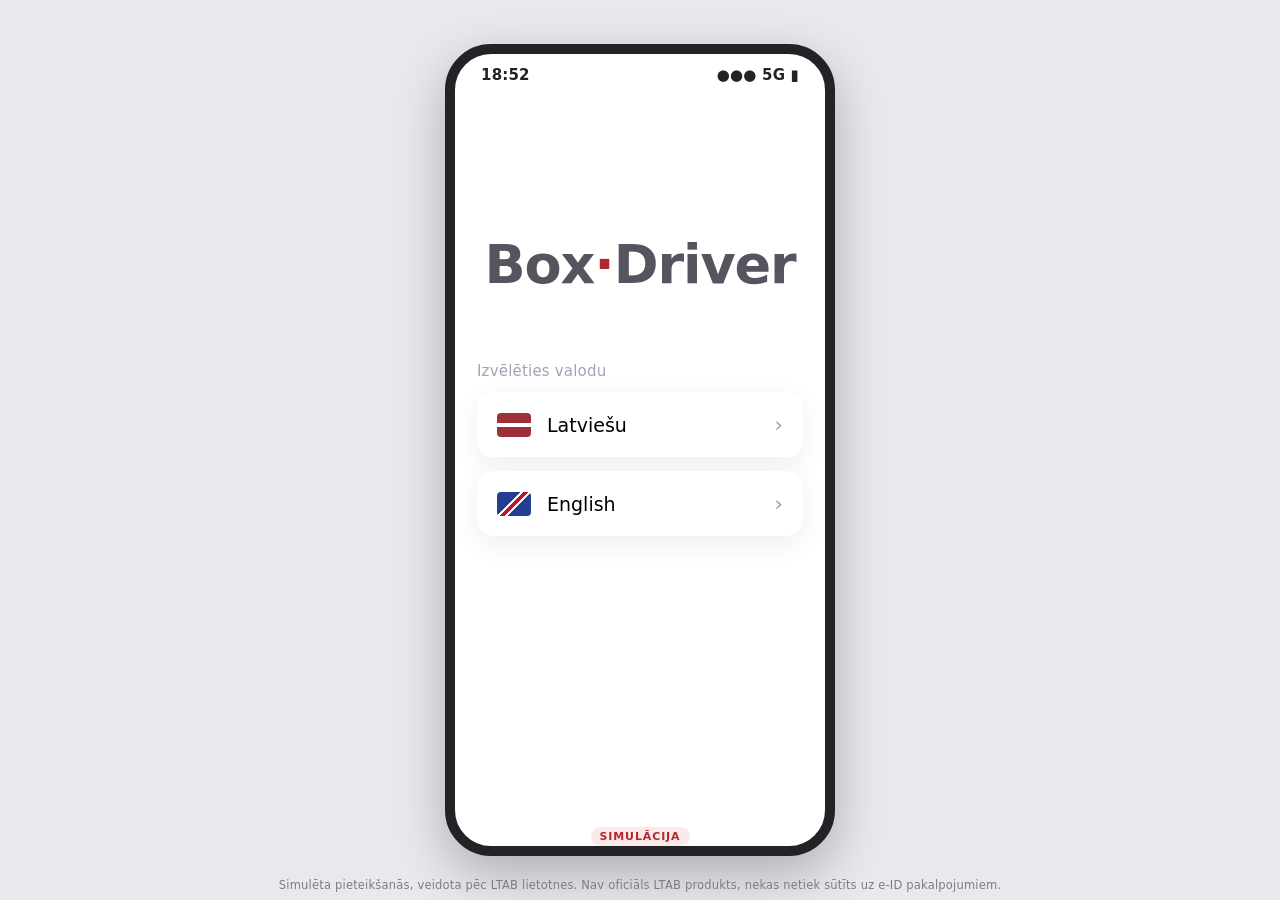
<file: login.html>
<!doctype html>
<html lang="lv">
<head>
<meta charset="utf-8">
<meta name="viewport" content="width=device-width, initial-scale=1, viewport-fit=cover">
<title>Pieteikšanās — OCTA braucēja rādītājs</title>
<link rel="icon" type="image/svg+xml" href="favicon.svg">
<style>
/* The login flow of the LTAB app (language -> identification method -> Smart-ID adapter -> terms), redrawn as a SIMULATION in the app's own phone frame.
   No real logos; nothing is sent to any e-ID service. */
:root{--brand:#b3282d;--brand-soft:#fbeaea;--ink:#232227;--mute:#8b8a99;--line:#e9e8ed;--vpm:#f4f4f9;--edge:#7089b8;--dark:#2c2e3a;--good:#1f9d63}
*{box-sizing:border-box}
html,body{margin:0;height:100%}
body{background:#e9e8ee;font-family:system-ui,-apple-system,"Segoe UI",Roboto,sans-serif;color:var(--ink);display:grid;place-items:center;padding:20px;letter-spacing:.012em}
.device{position:relative;width:390px;height:812px;border:10px solid #232227;border-radius:46px;background:#fff;overflow:hidden;box-shadow:0 18px 50px rgba(0,0,0,.25);display:flex;flex-direction:column}
.sb{display:flex;justify-content:space-between;align-items:center;padding:12px 26px 4px;font-weight:600;font-size:15px;flex:none}
.scr{flex:1;overflow-y:auto;position:relative}
.screen{display:none;min-height:100%;flex-direction:column;animation:fade .35s ease both}.screen.on{display:flex}
@keyframes fade{from{opacity:0;transform:translateX(18px)}}
h1,h2,h3,p{margin:0}
.sim{font-size:11px;font-weight:700;letter-spacing:.08em;text-transform:uppercase;color:var(--brand);background:var(--brand-soft);padding:3px 9px;border-radius:99px;display:inline-block}
/* 1 language */
.lang{align-items:center;justify-content:flex-start;padding:0 22px}
.wordmark{margin:150px 0 70px;text-align:center;font:800 54px/1 system-ui,sans-serif;color:#55555f;letter-spacing:-.02em}.wordmark b{color:var(--brand)}
.lang .lbl{align-self:flex-start;color:#a3a2b3;font-size:15px;margin-bottom:12px}
.opt{display:flex;align-items:center;gap:16px;width:100%;background:#fff;border:0;border-radius:16px;padding:20px;margin-bottom:14px;font:inherit;font-size:19px;box-shadow:0 8px 26px rgba(30,30,60,.07);cursor:pointer;text-align:left}
.opt .fl{width:34px;height:24px;border-radius:4px;flex:none}.opt .ch{margin-left:auto;color:#a3a2b3;font-size:22px}
/* 2/3 VPM */
.top{display:flex;align-items:center;justify-content:space-between;padding:10px 18px;border-bottom:1px solid #e1e5ee;background:#fff;flex:none}
.top .bk{font-size:26px;line-height:1;border:0;background:none;cursor:pointer;padding:0 8px 0 0}.top .tt{position:absolute;left:0;right:0;text-align:center;font-size:15px;pointer-events:none}
.vpmhead{display:flex;align-items:center;justify-content:space-between;padding:14px 18px;background:#fff;border-bottom:1px solid #e1e5ee;flex:none}
.vpmhead b{font:700 17px/1.2 system-ui;color:#3b4a6b}.vpmhead span{font-size:15px;color:#3b4a6b}
.vpm{background:var(--vpm);flex:1;padding:18px;display:flex;flex-direction:column}
.req{font-size:14px;margin-bottom:12px}.req i{color:var(--brand);font-style:normal}
.agree{display:flex;gap:12px;align-items:flex-start;font-size:13.5px;line-height:1.45;margin-bottom:16px}
.agree input{width:26px;height:26px;flex:none;accent-color:var(--brand)}
.sec{font-weight:700;font-size:15.5px;line-height:1.35;margin:10px 0}
.id{display:flex;align-items:center;justify-content:space-between;width:100%;background:#fff;border:2px solid var(--edge);border-radius:10px;padding:13px 16px;margin-bottom:9px;font:inherit;font-weight:700;font-size:18px;cursor:pointer;text-align:left}
.id.off{opacity:.45;cursor:not-allowed}.id .pix{width:30px;height:30px;border-radius:5px;background:conic-gradient(#43a6d9 0 25%,#6c4c9c 0 50%,#444f52 0 75%,#e0521e 0)}.id .sid{width:30px;height:30px;border-radius:50%;border:3px solid #1aa59a}.id .eu{width:30px;height:22px;background:#1c3f9a;border-radius:3px}
.note{font-size:12.5px;color:var(--mute);margin-top:6px;line-height:1.4}
/* smart-id adapter */
.acc{background:#fff;border:1.5px solid var(--edge);border-radius:10px;padding:16px;font-size:19px;font-weight:700;margin:8px 0 12px;display:flex;justify-content:space-between;align-items:center}
.or{display:flex;align-items:center;gap:12px;color:var(--mute);font-size:14px;margin:8px 0}.or:before,.or:after{content:"";flex:1;height:1px;background:#dcdce6}
.dark{display:block;width:100%;border:0;border-radius:10px;background:var(--dark);color:#fff;font:inherit;font-weight:600;font-size:16px;padding:15px;cursor:pointer;text-align:center}
.grey{display:block;width:100%;border:0;border-radius:10px;background:#9c9ca2;color:#232227;font:inherit;font-weight:600;font-size:16px;padding:14px;margin-top:10px;cursor:pointer}
.big{font-size:22px;font-weight:700;text-align:center;margin:12px 0 4px;line-height:1.3}
.who{display:grid;gap:8px;margin:8px 0 12px}
.who button{display:flex;gap:12px;align-items:center;background:#fff;border:2px solid #e1e5ee;border-radius:12px;padding:10px 12px;font:inherit;text-align:left;cursor:pointer}
.who button.sel{border-color:var(--brand);background:var(--brand-soft)}
.av{width:40px;height:40px;border-radius:50%;background:var(--brand-soft);color:var(--brand);display:grid;place-items:center;font-weight:800;flex:none}
.who small{display:block;color:var(--mute)}
label.f{font-size:14px;font-weight:700;margin:6px 0 6px;display:block}label.f i{color:var(--brand);font-style:normal}
.inp{width:100%;border:1.5px solid #9aa0b4;border-radius:8px;padding:14px;font:inherit;font-size:16px;background:#fff;color:#6b6a7a;margin-bottom:12px}
/* code check */
.code{font:800 64px/1 ui-monospace,Consolas,monospace;letter-spacing:.1em;text-align:center;color:var(--brand);margin:20px 0 14px;animation:pulse 1.4s ease-in-out infinite}@keyframes pulse{50%{transform:scale(1.04)}}
.prog{height:6px;border-radius:9px;background:#e4e4ec;overflow:hidden}.prog i{display:block;height:100%;width:0;background:var(--brand);transition:width .2s linear}
.nphone{margin:22px auto 0;width:210px;border:2px solid #dcdce6;border-radius:26px;padding:16px 12px;text-align:center;background:#fff;display:grid;gap:8px;box-shadow:0 8px 26px rgba(30,30,60,.08)}
.nphone b{font:800 26px ui-monospace,Consolas,monospace}.pin{display:flex;gap:9px;justify-content:center}.pin i{width:13px;height:13px;border-radius:50%;background:#dcdce6;transition:background .2s}.pin i.on{background:var(--brand)}
.okc{display:grid;place-items:center;text-align:center;gap:12px;margin:auto 0}
.okc svg{width:110px;height:110px}.okc .bg{fill:#e1f5ec}.okc .r{fill:none;stroke:var(--good);stroke-width:5;stroke-dasharray:290;stroke-dashoffset:290;animation:dr .7s ease-out forwards}.okc .c{fill:none;stroke:var(--good);stroke-width:6;stroke-linecap:round;stroke-linejoin:round;stroke-dasharray:50;stroke-dashoffset:50;animation:dr .5s .2s ease-out forwards}@keyframes dr{to{stroke-dashoffset:0}}
/* welcome */
.welcome{align-items:center;padding:0 18px 20px;text-align:center}
.clip{margin:90px 0 40px}
.welcome h2{font-size:24px;margin-bottom:10px}.welcome .sub{color:var(--mute);font-size:16px;line-height:1.5;margin-bottom:24px}
.row{display:flex;align-items:center;gap:14px;width:100%;background:#fff;border-radius:14px;padding:18px;margin-bottom:12px;box-shadow:0 8px 26px rgba(30,30,60,.07);font-size:17px;text-align:left}.row .ch{margin-left:auto;color:#a3a2b3}
.red{color:var(--brand)}
.spacer{flex:1}
.cb{display:flex;gap:14px;align-items:center;text-align:left;font-size:14.5px;margin:0 0 14px;width:100%}.cb input{width:26px;height:26px;accent-color:var(--brand);flex:none}
.pbtn{display:block;width:100%;border:0;border-radius:14px;background:var(--brand);color:#fff;font:inherit;font-size:18px;padding:16px;cursor:pointer}.pbtn:disabled{background:#d9969a;cursor:default}
.msg{color:var(--brand);font-size:13.5px;min-height:20px;margin:4px 0}
.disc{position:fixed;left:0;right:0;bottom:8px;text-align:center;font-size:11.5px;color:#7c7c84}
@media (max-width:480px){body{padding:0;place-items:stretch}.device{width:100%;height:100%;border:0;border-radius:0;box-shadow:none}.disc{display:none}}
@media (prefers-reduced-motion:reduce){*{animation:none!important;transition:none!important}.okc .r,.okc .c{stroke-dashoffset:0}}
[hidden]{display:none!important}
</style>
</head>
<body>
<div class="device">
  <div class="sb"><span id="clk">9:41</span><span>●●● 5G ▮</span></div>
  <div class="scr">

    <!-- 1 language -->
    <section class="screen lang on" id="s1">
      <div class="wordmark">Box<b>·</b>Driver</div>
      <p class="lbl" id="l_lbl">Izvēlēties valodu</p>
      <button class="opt" data-lang="lv"><span class="fl" style="background:linear-gradient(#9e3039 40%,#fff 40% 60%,#9e3039 60%)"></span>Latviešu<span class="ch">›</span></button>
      <button class="opt" data-lang="en"><span class="fl" style="background:linear-gradient(135deg,#243f8f 0 40%,#fff 40% 46%,#c8102e 46% 54%,#fff 54% 60%,#243f8f 60%)"></span>English<span class="ch">›</span></button>
      <div class="spacer"></div><p style="text-align:center"><span class="sim">Simulācija</span></p>
    </section>

    <!-- 2 identification method -->
    <section class="screen" id="s2">
      <div class="top"><button class="bk" id="b2" aria-label="Atpakaļ">‹</button><span class="tt" id="t_auth">Autentifikācija</span><span style="width:20px"></span></div>
      <div class="vpmhead"><b>Vienotās pieteikšanās<br>modulis</b><span>🌐 <span id="lg">LV</span></span></div>
      <div class="vpm">
        <p class="req"><i>*</i> <span id="t_req">Lauki, kas atzīmēti ar zvaigznīti, ir obligāti</span></p>
        <label class="agree"><input type="checkbox" id="agree"><span id="t_agree">Piekrītu identifikācijas noteikumiem un atļauju nosūtīt savus datus (vārds, uzvārds un personas kods) e-pakalpojuma sniedzējam — šajā demo nekas netiek sūtīts. <i style="color:var(--brand);font-style:normal">*</i></span></label>
        <p class="sec" id="t_h1">Identifikācija ar kvalificētu augstas drošības elektronisko identifikāciju</p>
        <button class="id off" disabled>eID <span class="pix"></span></button>
        <button class="id off" disabled>eID Scan <span class="pix"></span></button>
        <button class="id off" disabled>eParaksts mobile <span class="pix"></span></button>
        <p class="sec" id="t_h2">Identifikācija ar kvalificētu elektroniskās identifikācijas līdzekli</p>
        <button class="id" id="goSid">Smart-ID <span class="sid"></span></button>
        <button class="id off" disabled>eIDAS <span class="eu"></span></button>
        <p class="note" id="t_hint">Demo: aktīva ir tikai Smart-ID simulācija.</p>
      </div>
    </section>

    <!-- 3 Smart-ID adapter -->
    <section class="screen" id="s3">
      <div class="top"><button class="bk" id="b3" aria-label="Atpakaļ">‹</button><span class="tt" id="t_auth2">Autentifikācija</span><span style="width:20px"></span></div>
      <div class="vpmhead"><b>Smart-ID autentifikācijas adapteris</b><span>🌐 <span class="lg2">LV</span></span></div>
      <div class="vpm">
        <div class="acc"><span id="t_qr">Autentificēties ar QR kodu</span><span>⌄</span></div>
        <div class="or"><span id="t_or1">vai</span></div>
        <button class="dark" type="button" id="openApp">Atvērt Smart-ID lietotni</button>
        <div class="or"><span id="t_or2">vai</span></div>
        <p class="big" id="t_notif">Saņemt paziņojumu Smart-ID</p>
        <p class="sec" style="margin-top:10px" id="t_who">Demo lietotājs</p>
        <div class="who" id="who"></div>
        <label class="f"><span id="t_pc">Personas kods</span><i>*</i></label>
        <input class="inp" id="pc" value="••••••-•••••" readonly aria-label="Personas kods (demo)">
        <p class="msg" id="msg"></p>
        <button class="dark" type="button" id="auth">Autentificēties</button>
        <button class="grey" type="button" id="cancel">Atcelt</button>
        <p class="note" id="t_first" hidden></p>
      </div>
    </section>

    <!-- 4 code check -->
    <section class="screen" id="s4">
      <div class="top"><span style="width:20px"></span><span class="tt">Smart-ID</span><span style="width:20px"></span></div>
      <div class="vpm" style="background:#fff">
        <p class="big" id="t_chk">Pārbaudi kodu</p>
        <p class="note" style="text-align:center" id="whoLine"></p>
        <div class="code" id="code" aria-live="polite">0000</div>
        <div class="prog"><i id="pg"></i></div>
        <p class="note" style="text-align:center;margin-top:8px" id="pgt">Gaida apstiprinājumu…</p>
        <div class="nphone"><span class="note" style="margin:0">Smart-ID</span><b id="code2">0000</b><span style="font-size:13px" id="t_conf">Pieteikties Box-Driver?</span><div class="pin"><i></i><i></i><i></i><i></i></div></div>
      </div>
    </section>

    <!-- 5 success -->
    <section class="screen" id="s5">
      <div class="okc"><svg viewBox="0 0 100 100" aria-hidden="true"><circle class="bg" cx="50" cy="50" r="46"/><circle class="r" cx="50" cy="50" r="46"/><path class="c" d="M30 52 L45 66 L71 36"/></svg><h2 id="t_ok">Pieteikšanās veiksmīga</h2><p style="color:var(--mute)" id="hi"></p></div>
    </section>

    <!-- 6 welcome / terms -->
    <section class="screen welcome" id="s6">
      <svg class="clip" width="150" height="150" viewBox="0 0 150 150" aria-hidden="true"><g fill="none" stroke="#d9d9de" stroke-width="3"><rect x="38" y="18" width="62" height="86" transform="rotate(-8 38 18)" fill="#f6f6f8"/><rect x="62" y="22" width="62" height="96" fill="#fff"/></g><rect x="84" y="14" width="34" height="12" fill="#b3282d"/><circle cx="93" cy="14" r="6" fill="none" stroke="#b3282d" stroke-width="3"/><path d="M80 52h30M80 62h30" stroke="#222" stroke-width="2"/><rect x="82" y="72" width="38" height="34" fill="#fff" stroke="#222"/><circle cx="101" cy="89" r="12" fill="#b3282d"/><path d="M101 83v12M95 89h12" stroke="#fff" stroke-width="2"/></svg>
      <h2 id="t_w">Sveicināti OCTA braucēja rādītājā</h2>
      <p class="sub" id="t_ws">Lūdzu, iepazīstieties ar lietošanas noteikumiem un privātuma politiku, pirms lietotnes izmantošanas.</p>
      <div class="row"><span class="red">📄</span><span id="t_tos">Lietošanas noteikumi</span><span class="ch">›</span></div>
      <div class="row"><span class="red">📄</span><span id="t_pp">Privātuma politika</span><span class="ch">›</span></div>
      <div class="spacer"></div>
      <label class="cb"><input type="checkbox" id="tos"><span id="t_tosc">Esmu izlasījis un piekritu lietotnes lietošanas noteikumiem un privātuma politikai</span></label>
      <button class="pbtn" id="okBtn" disabled>Apstiprināt</button>
    </section>

  </div>
</div>
<p class="disc" id="disc">Simulēta pieteikšanās, veidota pēc LTAB lietotnes. Nav oficiāls LTAB produkts, nekas netiek sūtīts uz e-ID pakalpojumiem.</p>
<script src="auth.js?v=20261029g"></script>
<script>
(function () {
  var $ = function (id) { return document.getElementById(id); }, lang = 'lv', pick = null, busy = false;
  var T = {
    lv: { lbl: 'Izvēlēties valodu', auth: 'Autentifikācija', req: 'Lauki, kas atzīmēti ar zvaigznīti, ir obligāti', agree: 'Piekrītu identifikācijas noteikumiem un atļauju nosūtīt savus datus (vārds, uzvārds un personas kods) e-pakalpojuma sniedzējam — šajā demo nekas netiek sūtīts. *', h1: 'Identifikācija ar kvalificētu augstas drošības elektronisko identifikāciju', h2: 'Identifikācija ar kvalificētu elektroniskās identifikācijas līdzekli', hint: 'Demo: aktīva ir tikai Smart-ID simulācija.', qr: 'Autentificēties ar QR kodu', or: 'vai', notif: 'Saņemt paziņojumu Smart-ID', who: 'Demo lietotājs', pc: 'Personas kods', authBtn: 'Autentificēties', cancel: 'Atcelt', open: 'Atvērt Smart-ID lietotni', chk: 'Pārbaudi kodu', conf: 'Pieteikties Box-Driver?', wait: 'Gaida apstiprinājumu…', pin: 'PIN pieņemts', ok: 'Pieteikšanās veiksmīga', w: 'Sveicināti OCTA braucēja rādītājā', ws: 'Lūdzu, iepazīstieties ar lietošanas noteikumiem un privātuma politiku, pirms lietotnes izmantošanas.', tos: 'Lietošanas noteikumi', pp: 'Privātuma politika', tosc: 'Esmu izlasījis un piekritu lietotnes lietošanas noteikumiem un privātuma politikai', okb: 'Apstiprināt', agreeMsg: 'Vispirms atzīmē piekrišanu.', pickMsg: 'Izvēlies demo lietotāju.', first: 'Šajā ierīcē vēl nav sagatavotu demo lietotāju. Pajautā komandai, lai sagatavo ierīci.', link: 'Pieteikties ar e-pastu', exp: 'Demo lietotāja sesija beigusies — jāsagatavo ierīce no jauna.', as: 'Pieteikšanās kā' },
    en: { lbl: 'Choose language', auth: 'Authentication', req: 'Fields marked with a star symbol are mandatory', agree: 'I agree to the identification terms and allow sending my data (name, surname and identity number) to the e-service provider — nothing is sent in this demo. *', h1: 'Identification with a qualified high security electronic identification', h2: 'Identification with a qualified means of electronic identification', hint: 'Demo: only the Smart-ID simulation is active.', qr: 'Authenticate with a QR code', or: 'or', notif: 'Receive a notification in Smart-ID', who: 'Demo user', pc: 'Person code', authBtn: 'Authenticate', cancel: 'Cancel', open: 'Open the Smart-ID app', chk: 'Check the code', conf: 'Log in to Box-Driver?', wait: 'Waiting for confirmation…', pin: 'PIN accepted', ok: 'Login successful', w: 'Welcome to the OCTA driver score', ws: 'Please read the terms of use and the privacy policy before using the app.', tos: 'Terms of use', pp: 'Privacy policy', tosc: 'I have read and agree to the terms of use and the privacy policy', okb: 'Confirm', agreeMsg: 'Tick the agreement first.', pickMsg: 'Choose a demo user.', first: 'No demo users are prepared on this device yet. Ask the team to prepare the device.', link: 'Sign in with e-mail', exp: "The demo user's session expired — the device must be prepared again.", as: 'Logging in as' } };
  function say() {
    var t = T[lang], map = { l_lbl: 'lbl', t_auth: 'auth', t_auth2: 'auth', t_req: 'req', t_agree: 'agree', t_h1: 'h1', t_h2: 'h2', t_hint: 'hint', t_qr: 'qr', t_or1: 'or', t_or2: 'or', t_notif: 'notif', t_who: 'who', t_pc: 'pc', t_chk: 'chk', t_conf: 'conf', t_ok: 'ok', t_w: 'w', t_ws: 'ws', t_tos: 'tos', t_pp: 'pp', t_tosc: 'tosc' };
    Object.keys(map).forEach(function (id) { var e = $(id); if (e) e.textContent = t[map[id]]; });
    $('auth').textContent = t.authBtn; $('cancel').textContent = t.cancel; $('openApp').textContent = t.open; $('okBtn').textContent = t.okb; $('lg').textContent = $$('lg2'); document.documentElement.lang = lang;
    Array.prototype.forEach.call(document.querySelectorAll('.lg2'), function (e) { e.textContent = lang.toUpperCase(); });
  }
  function $$() { return lang.toUpperCase(); }
  function show(n) { Array.prototype.forEach.call(document.querySelectorAll('.screen'), function (s) { s.classList.toggle('on', s.id === 's' + n); }); }
  function clock() { var d = new Date(); $('clk').textContent = d.getHours() + ':' + ('0' + d.getMinutes()).slice(-2); } clock(); setInterval(clock, 20000);

  var people = [{ name: 'Rinalds Dērics', email: 'rinalds.derics@gmail.com' }, { name: 'Ali Aslanov', email: 'ali.aslanov@boxdrive.demo' }];   // the two preset demo users
  if (location.hash === '#lv' || location.hash === '#en') { lang = location.hash.slice(1); }
  function initials(n) { return String(n || '?').split(/\s+/).map(function (x) { return x[0]; }).join('').slice(0, 2).toUpperCase(); }
  function persons() {
    var w = $('who'); w.innerHTML = '';
    if (!people.length) { $('t_first').hidden = false; $('t_first').innerHTML = T[lang].first + ''; return; }
    $('t_first').hidden = true;
    people.forEach(function (p) {
      var b = document.createElement('button'); b.type = 'button'; b.innerHTML = '<span class="av">' + initials(p.name || p.email).replace(/</g, '') + '</span><span><b>' + String(p.name || p.email).replace(/</g, '') + '</b><small>' + String(p.email || '').replace(/</g, '') + '</small></span>';
      b.onclick = function () { pick = p; Array.prototype.forEach.call(w.children, function (c) { c.classList.toggle('sel', c === b); }); $('msg').textContent = ''; };
      w.appendChild(b);
    });
    if (people.length === 1) { w.firstChild.click(); }
  }

  Array.prototype.forEach.call(document.querySelectorAll('[data-lang]'), function (b) { b.onclick = function () { lang = b.dataset.lang; say(); show(2); }; });
  $('b2').onclick = function () { show(1); }; $('b3').onclick = function () { show(2); };
  $('goSid').onclick = function () { if (!$('agree').checked) { $('agree').focus(); $('agree').parentNode.style.outline = '2px solid #b3282d'; return; } say(); persons(); show(3); };
  $('agree').onchange = function () { $('agree').parentNode.style.outline = 'none'; };
  $('cancel').onclick = function () { show(2); };
  $('openApp').onclick = function () { $('auth').click(); };

  $('auth').onclick = function () {
    if (busy) return;
    if (!people.length) { $('msg').textContent = T[lang].first; return; }
    if (!pick) { $('msg').textContent = T[lang].pickMsg; return; }
    busy = true; show(4);
    var code = String(1000 + Math.floor(Math.random() * 9000)); $('code').textContent = code; $('code2').textContent = code;
    $('whoLine').innerHTML = T[lang].as + ' <b>' + String(pick.name || pick.email).replace(/</g, '') + '</b>'; $('pgt').textContent = T[lang].wait;
    var dots = Array.prototype.slice.call(document.querySelectorAll('.pin i')); dots.forEach(function (d) { d.classList.remove('on'); });
    var t0 = Date.now(), dur = 4200, session = Auth.demo(pick.email).catch(function (e) { return e; });
    var iv = setInterval(function () {
      var f = Math.min(1, (Date.now() - t0) / dur); $('pg').style.width = (f * 100) + '%';
      dots.forEach(function (d, i) { d.classList.toggle('on', f > 0.45 + i * 0.12); });
      if (f > 0.9) $('pgt').textContent = T[lang].pin;
      if (f >= 1) {
        clearInterval(iv);
        session.then(function (s) {
          busy = false;
          if (s instanceof Error) { show(3); pick = null; persons(); $('msg').textContent = T[lang].exp; return; }
          $('hi').textContent = String(s.name || s.email).split(' ')[0]; show(5);
          setTimeout(function () { var seen = false; try { seen = localStorage.getItem('octa_tos') === '1'; } catch (e) {} if (seen) go(); else show(6); }, 1400);
        });
      }
    }, 100);
  };
  $('tos').onchange = function () { $('okBtn').disabled = !$('tos').checked; };
  $('okBtn').onclick = function () { try { localStorage.setItem('octa_tos', '1'); } catch (e) {} go(); };

  function go() {   // administrators open the admin site, everyone else the app
    return Auth.token().then(function (t) { return fetch(Auth.URL + '/functions/v1/admin', { method: 'POST', headers: { 'Content-Type': 'application/json', apikey: Auth.KEY, Authorization: 'Bearer ' + t }, body: JSON.stringify({ action: 'me' }) }); })
      .then(function (r) { return r.json(); }).then(function (m) { location.href = m && m.admin ? 'admin.html' : './'; }).catch(function () { location.href = './'; });
  }
  say();
})();
</script>
</body>
</html>
</file>
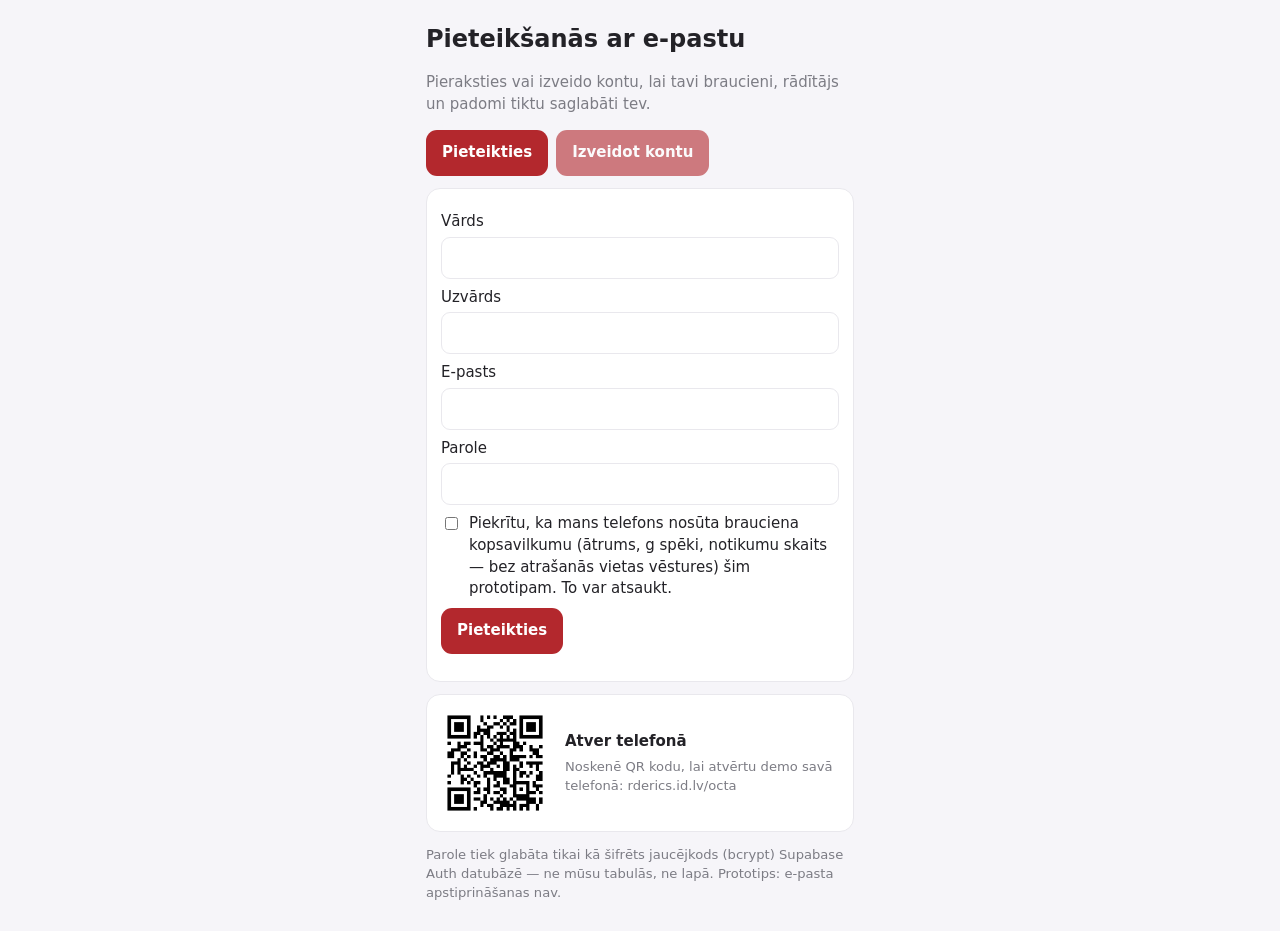
<file: signin.html>
<!doctype html>
<html lang="lv">
<head>
<meta charset="utf-8">
<meta name="viewport" content="width=device-width, initial-scale=1">
<title>Pieteikties ar e-pastu — OCTA braucēja rādītājs</title>
<link rel="icon" type="image/svg+xml" href="favicon.svg">
<link rel="stylesheet" href="mini.css?v=20261028z">
</head>
<body>
<main class="mini" style="max-width:460px">
  <h1>Pieteikšanās ar e-pastu</h1>
  <p class="lead">Pieraksties vai izveido kontu, lai tavi braucieni, rādītājs un padomi tiktu saglabāti tev.</p>
  <div class="row" style="gap:8px;margin-bottom:10px"><button class="btn" id="tabIn" type="button">Pieteikties</button><button class="btn" id="tabUp" type="button" style="opacity:.6">Izveidot kontu</button></div>
  <form class="card" id="f" autocomplete="on">
    <label id="nameRow" hidden>Vārds <input id="name" autocomplete="given-name" maxlength="40"></label>
    <label id="surRow" hidden>Uzvārds <input id="surname" autocomplete="family-name" maxlength="40"></label>
    <label>E-pasts <input id="email" type="email" autocomplete="email" required></label>
    <label>Parole <input id="pw" type="password" autocomplete="current-password" minlength="8" maxlength="72" required></label>
    <label id="consRow" hidden style="display:flex;gap:8px;align-items:flex-start"><input id="cons" type="checkbox" style="width:auto;margin-top:4px"><span>Piekrītu, ka mans telefons nosūta brauciena kopsavilkumu (ātrums, g spēki, notikumu skaits — bez atrašanās vietas vēstures) šim prototipam. To var atsaukt.</span></label>
    <button class="btn" id="go" type="submit">Pieteikties</button>
    <p id="msg" class="note" role="status"></p>
  </form>
  <div class="card" style="display:flex;gap:16px;align-items:center;margin-top:12px"><img src="qr.png" alt="QR kods uz demo" width="108" height="108" style="border-radius:8px;flex:none"><div><b>Atver telefonā</b><p class="note" style="margin:4px 0 0">Noskenē QR kodu, lai atvērtu demo savā telefonā: rderics.id.lv/octa</p></div></div>
  <p class="note">Parole tiek glabāta tikai kā šifrēts jaucējkods (bcrypt) Supabase Auth datubāzē — ne mūsu tabulās, ne lapā. Prototips: e-pasta apstiprināšanas nav.</p>

</main>
<script src="auth.js?v=20261028z"></script>
<script>
(function () {
  var $ = function (id) { return document.getElementById(id); }, mode = 'in';
  var ERR = { invalid_credentials: 'Nepareizs e-pasts vai parole.', email_taken: 'Šis e-pasts jau ir reģistrēts — pieraksties.', invalid_email: 'Nederīgs e-pasts.', password_length: 'Parolei jābūt 8–72 rakstzīmēm.', name_required: 'Ievadi vārdu.', consent_required: 'Vajag piekrišanu.', rate_limited: 'Pārāk daudz reģistrāciju — mēģini vēlāk.' };
  function setMode(m) {
    mode = m; var up = m === 'up';
    $('nameRow').hidden = !up; $('surRow').hidden = !up; $('consRow').hidden = !up; $('go').textContent = up ? 'Izveidot kontu' : 'Pieteikties';
    $('tabIn').style.opacity = up ? .6 : 1; $('tabUp').style.opacity = up ? 1 : .6; $('pw').autocomplete = up ? 'new-password' : 'current-password'; $('msg').textContent = '';
  }
  $('tabIn').onclick = function () { setMode('in'); }; $('tabUp').onclick = function () { setMode('up'); };
  if (location.hash === '#signup') setMode('up');
  function go() { return Auth.token().then(function (t) { return fetch(Auth.URL + '/functions/v1/admin', { method: 'POST', headers: { 'Content-Type': 'application/json', apikey: Auth.KEY, Authorization: 'Bearer ' + t }, body: JSON.stringify({ action: 'me' }) }); }).then(function (r) { return r.json(); }).then(function (m) { location.href = m && m.admin ? 'admin.html' : './'; }).catch(function () { location.href = './'; }); }
  if (Auth.user()) go();
  $('f').onsubmit = function (e) {
    e.preventDefault();
    if (mode === 'up' && (!$('name').value.trim() || !$('surname').value.trim())) { $('msg').textContent = 'Ievadi vārdu un uzvārdu.'; return; }
    $('go').disabled = true; $('msg').textContent = 'Lūdzu uzgaidi…';
    var p = mode === 'up' ? Auth.signup({ email: $('email').value, password: $('pw').value, name: ($('name').value.trim() + ' ' + $('surname').value.trim()).trim(), consent: $('cons').checked }) : Auth.login($('email').value, $('pw').value);
    p.then(go).catch(function (er) { $('msg').textContent = ERR[er.message] || ('Kļūda: ' + er.message); $('go').disabled = false; });
  };
})();
</script>
</body>
</html>
</file>
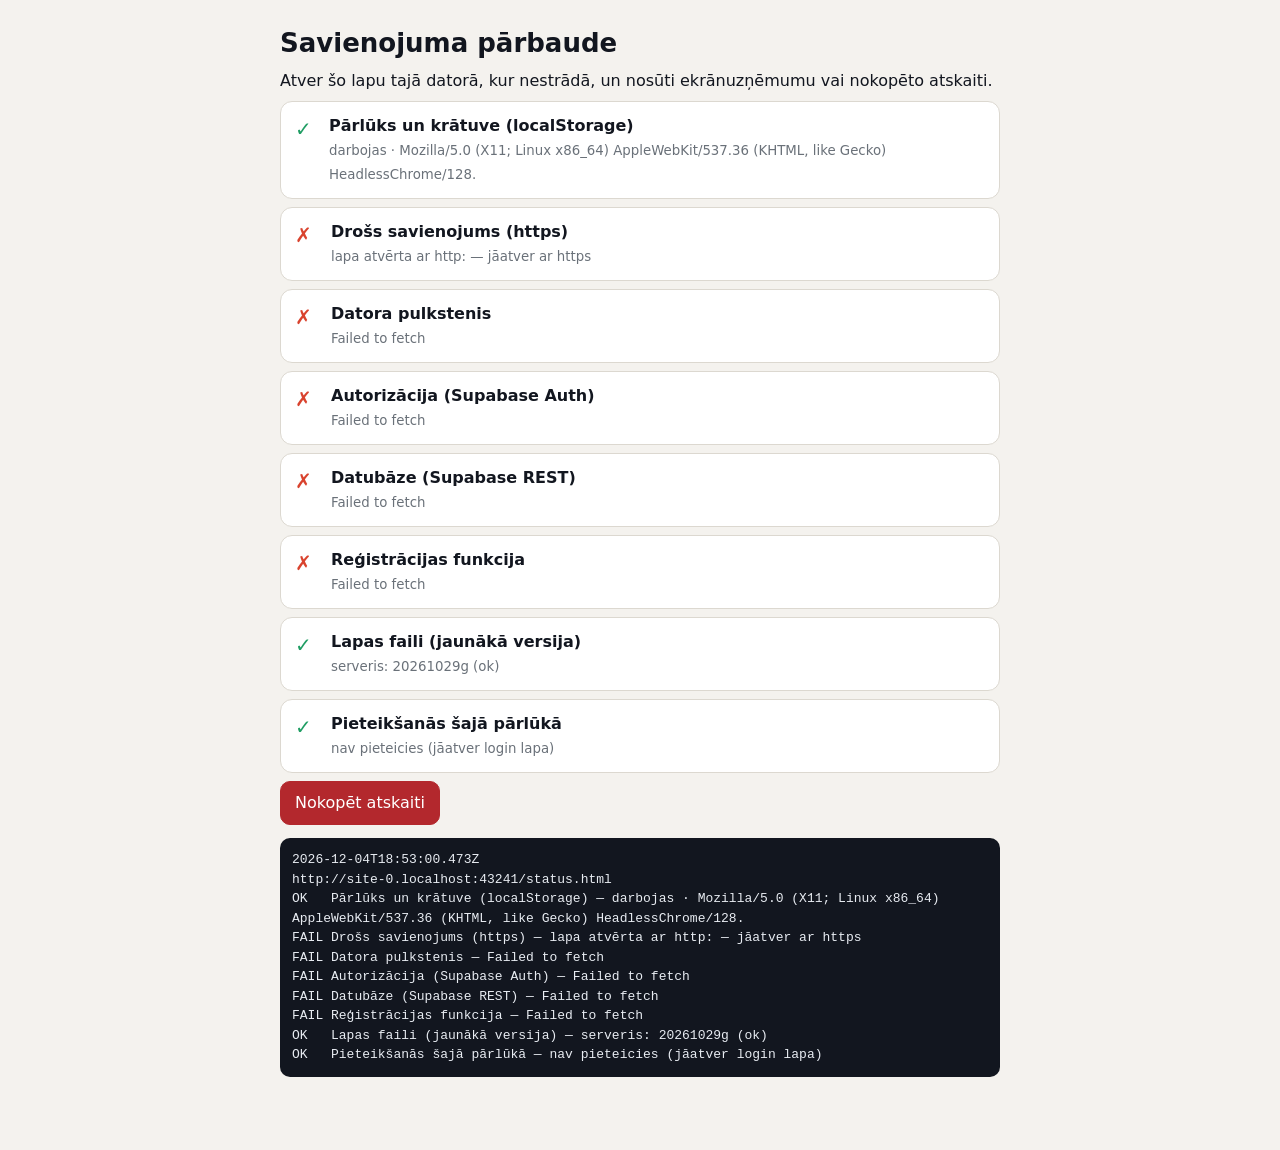
<file: status.html>
<!doctype html>
<html lang="lv">
<head>
<meta charset="utf-8">
<meta name="viewport" content="width=device-width, initial-scale=1">
<meta name="robots" content="noindex">
<title>Pārbaude — Box-Driver</title>
<link rel="icon" type="image/svg+xml" href="favicon.svg">
<style>
  body{margin:0;font:16px/1.5 system-ui,-apple-system,Segoe UI,sans-serif;background:#f4f2ee;color:#12161f}
  main{max-width:720px;margin:0 auto;padding:24px 16px 60px}
  h1{font-size:26px;margin:0 0 6px} p{margin:6px 0}
  .row{display:flex;gap:10px;align-items:flex-start;background:#fff;border:1px solid #dcd8d0;border-radius:12px;padding:12px 14px;margin:8px 0}
  .ic{font-size:20px;width:26px} .ok .ic{color:#1f9d63} .bad .ic{color:#d9432e} .wait .ic{color:#999}
  small{color:#6a7179;word-break:break-word} button{font:inherit;padding:9px 14px;border-radius:10px;border:1px solid #b3282d;background:#b3282d;color:#fff;cursor:pointer}
  pre{background:#12161f;color:#e8ecf2;padding:12px;border-radius:10px;white-space:pre-wrap;word-break:break-word;font-size:13px}
</style>
</head>
<body>
<main>
  <h1>Savienojuma pārbaude</h1>
  <p>Atver šo lapu tajā datorā, kur nestrādā, un nosūti ekrānuzņēmumu vai nokopēto atskaiti.</p>
  <div id="list"></div>
  <p><button id="copy" type="button">Nokopēt atskaiti</button></p>
  <pre id="report">Notiek pārbaude…</pre>
</main>
<script>
(function () {
  var URL = 'https://qjakepgeqioqrmsufaty.supabase.co', KEY = 'sb_publishable_NzsKaKSt1Nc-cuuJADWySQ_kLekErYS', $ = function (id) { return document.getElementById(id); }, lines = [];
  var checks = [];
  function add(name, fn) { checks.push({ name: name, fn: fn }); }
  function row(c, state, detail) { var el = c.el || (c.el = document.createElement('div')); el.className = 'row ' + state; el.innerHTML = '<span class="ic">' + (state === 'ok' ? '✓' : state === 'bad' ? '✗' : '…') + '</span><div><b>' + c.name + '</b><br><small>' + (detail || '') + '</small></div>'; $('list').appendChild(el); }
  function t(p, ms) { return Promise.race([p, new Promise(function (_, rj) { setTimeout(function () { rj(new Error('taimauts ' + ms / 1000 + ' s')); }, ms); })]); }

  add('Pārlūks un krātuve (localStorage)', function () { try { localStorage.setItem('_t', '1'); var v = localStorage.getItem('_t') === '1'; localStorage.removeItem('_t'); if (!v) throw new Error('nevar lasīt'); return 'darbojas · ' + navigator.userAgent.slice(0, 90); } catch (e) { throw new Error('localStorage bloķēts (inkognito vai privātuma iestatījumi?) — pieteikšanās nevar saglabāties'); } });
  add('Drošs savienojums (https)', function () { if (location.protocol !== 'https:' && location.hostname !== 'localhost') throw new Error('lapa atvērta ar ' + location.protocol + ' — jāatver ar https'); return location.origin; });
  add('Datora pulkstenis', function () { return fetch(URL + '/auth/v1/health', { headers: { apikey: KEY } }).then(function (r) { var d = r.headers.get('date'); if (!d) return 'servera laiks nav redzams'; var diff = Math.round((Date.now() - Date.parse(d)) / 1000); if (Math.abs(diff) > 300) throw new Error('pulkstenis atšķiras par ' + diff + ' s — pieteikšanās var neizdoties; ieslēdz automātisko laiku'); return 'starpība ' + diff + ' s (ok)'; }); });
  add('Autorizācija (Supabase Auth)', function () { return fetch(URL + '/auth/v1/health', { headers: { apikey: KEY } }).then(function (r) { if (!r.ok) throw new Error('HTTP ' + r.status); return 'HTTP ' + r.status; }); });
  add('Datubāze (Supabase REST)', function () { return fetch(URL + '/rest/v1/cars?select=id&limit=1', { headers: { apikey: KEY, Authorization: 'Bearer ' + KEY } }).then(function (r) { if (!r.ok) throw new Error('HTTP ' + r.status); return 'HTTP ' + r.status; }); });
  add('Reģistrācijas funkcija', function () { return fetch(URL + '/functions/v1/account', { method: 'POST', headers: { apikey: KEY, Authorization: 'Bearer ' + KEY, 'Content-Type': 'application/json' }, body: '{}' }).then(function (r) { return r.json().then(function (j) { if (r.status !== 400) throw new Error('negaidīta atbilde ' + r.status); return 'atbild (' + j.error + ')'; }); }); });
  add('Lapas faili (jaunākā versija)', function () {
    var cur = (document.querySelector('script[src*="auth.js"]') || {}).src; return fetch('login.html', { cache: 'no-store' }).then(function (r) { return r.text(); }).then(function (h) { var m = h.match(/auth\.js\?v=([0-9a-z]+)/); return 'serveris: ' + (m ? m[1] : '?') + (m && m[1] < '20261028z' ? ' (vecāks nekā gaidīts — nospied Ctrl+Shift+R)' : ' (ok)'); });
  });
  add('Pieteikšanās šajā pārlūkā', function () { var s = null; try { s = JSON.parse(localStorage.getItem('octa_session') || 'null'); } catch (e) {} return s ? 'pieteicies kā ' + s.email : 'nav pieteicies (jāatver login lapa)'; });

  var chain = Promise.resolve();
  checks.forEach(function (c) {
    chain = chain.then(function () { row(c, 'wait', 'pārbauda…'); return t(Promise.resolve().then(c.fn), 10000).then(function (d) { row(c, 'ok', d); lines.push('OK   ' + c.name + ' — ' + d); }, function (e) { row(c, 'bad', e.message); lines.push('FAIL ' + c.name + ' — ' + e.message); }); });
  });
  chain.then(function () { $('report').textContent = new Date().toISOString() + '\n' + location.href + '\n' + lines.join('\n'); });
  $('copy').onclick = function () { try { navigator.clipboard.writeText($('report').textContent); $('copy').textContent = 'Nokopēts'; } catch (e) { $('report').focus(); } };
})();
</script>
</body>
</html>
</file>
<file: style.css>
:root{
  --bg:#f6f5fa;--card:#ffffff;--ink:#1c1b25;--mute:#6b6a7a;--line:#e4e2ee;
  --brand:#b3282d;--brand-soft:#fbeaea;--good:#1f9d63;--mid:#d98a00;--bad:#d9432e;
  --good-soft:#e1f5ec;--mid-soft:#fdf0d6;--bad-soft:#fbe5e1;--info:#2b6cdf;
}
@media (prefers-color-scheme:dark){
  :root{--bg:#14131a;--card:#1d1c26;--ink:#efeef7;--mute:#9d9bb0;--line:#2d2b3b;--brand:#e5565c;--brand-soft:#3a1c1e;
  --good:#3dd391;--mid:#f0b04a;--bad:#ff7a63;--good-soft:#16352a;--mid-soft:#3a2d12;--bad-soft:#3d1c17;--info:#6aa1ff}
}
*{box-sizing:border-box}
html{-webkit-text-size-adjust:100%}
body{margin:0;background:var(--bg);color:var(--ink);font:15px/1.45 system-ui,-apple-system,"Segoe UI",Roboto,sans-serif}
h1,h2,h3{margin:0 0 .4em;line-height:1.2}
h2{font-size:1.15rem}h3{font-size:1rem}
small,.mute{color:var(--mute)}
.top{position:sticky;top:0;z-index:5;display:flex;align-items:center;gap:16px;padding:10px 16px;background:var(--card);border-bottom:1px solid var(--line);flex-wrap:wrap}
.brand{display:flex;gap:10px;align-items:center}
.brand b{display:block;font-size:1.05rem}.brand small{display:block;font-size:.75rem}
.logo{font-size:1.9rem;color:var(--brand);line-height:1}
.tabs{display:flex;gap:4px;flex:1;overflow-x:auto}
.tab{border:0;background:transparent;color:var(--mute);padding:8px 12px;border-radius:8px;font:inherit;cursor:pointer;white-space:nowrap}
.tab[aria-selected=true]{background:var(--brand-soft);color:var(--brand);font-weight:600}
.chip{border:1px solid var(--line);background:var(--card);color:var(--ink);border-radius:999px;padding:5px 12px;font:inherit;cursor:pointer}
.chip[aria-pressed=true],.chip.on{background:var(--brand);border-color:var(--brand);color:#fff}
main{max-width:1120px;margin:0 auto;padding:16px}
.foot{max-width:1120px;margin:0 auto;padding:8px 16px 28px;font-size:.78rem;color:var(--mute)}
.row{display:flex;gap:16px;flex-wrap:wrap}
.grid{display:grid;gap:14px}
.g2{grid-template-columns:repeat(auto-fit,minmax(300px,1fr))}
.g3{grid-template-columns:repeat(auto-fit,minmax(240px,1fr))}
.card{background:var(--card);border:1px solid var(--line);border-radius:14px;padding:16px}
.card.flat{padding:12px}
.pills{display:flex;gap:8px;flex-wrap:wrap;margin-bottom:14px}
.badge{display:inline-block;padding:2px 9px;border-radius:999px;font-size:.78rem;font-weight:600}
.b-good{background:var(--good-soft);color:var(--good)}.b-mid{background:var(--mid-soft);color:var(--mid)}.b-bad{background:var(--bad-soft);color:var(--bad)}
.b-info{background:var(--brand-soft);color:var(--brand)}.b-mute{background:var(--line);color:var(--mute)}
.hero{display:flex;gap:22px;align-items:center;flex-wrap:wrap}
.ring{position:relative;width:170px;height:170px;flex:none}
.ring .n{position:absolute;inset:0;display:grid;place-items:center;text-align:center}
.ring .n b{font-size:2.6rem;line-height:1}.ring .n small{display:block;font-size:.8rem}
.kpi{display:flex;flex-direction:column;gap:6px}
.kpi .v{font-size:1.5rem;font-weight:700}
.kpi .base{font-size:.85rem}
.bar{height:8px;border-radius:99px;background:var(--line);overflow:hidden}
.bar i{display:block;height:100%;border-radius:99px}
.w{font-size:.72rem;color:var(--mute)}
.advice{border-left:4px solid var(--brand);background:var(--brand-soft)}
.advice p{margin:.2em 0 0;font-size:1.05rem}
table{border-collapse:collapse;width:100%}
th,td{padding:8px 10px;text-align:left;border-bottom:1px solid var(--line);font-size:.9rem;vertical-align:middle}
th{font-size:.75rem;text-transform:uppercase;letter-spacing:.04em;color:var(--mute);font-weight:600}
tr.click{cursor:pointer}tr.click:hover{background:var(--brand-soft)}
.num{text-align:right;font-variant-numeric:tabular-nums}
svg text{fill:var(--mute);font-size:11px}
.legend{display:flex;gap:12px;flex-wrap:wrap;font-size:.8rem;color:var(--mute);margin-top:6px}
.legend i{display:inline-block;width:10px;height:10px;border-radius:50%;margin-right:5px}
.note{font-size:.82rem;color:var(--mute)}
.warn{background:var(--mid-soft);color:var(--ink);border:1px solid var(--mid);border-radius:10px;padding:8px 12px;font-size:.85rem}
button.btn{background:var(--brand);color:#fff;border:0;border-radius:10px;padding:9px 14px;font:inherit;cursor:pointer;font-weight:600}
button.btn.sec{background:var(--brand-soft);color:var(--brand)}
select,input[type=number]{background:var(--card);color:var(--ink);border:1px solid var(--line);border-radius:8px;padding:6px 8px;font:inherit}
.flow{display:flex;gap:8px;flex-wrap:wrap;align-items:stretch}
.flow>div{flex:1;min-width:140px;background:var(--card);border:1px solid var(--line);border-radius:12px;padding:12px}
.flow b{display:block;color:var(--brand);font-size:.8rem;text-transform:uppercase;letter-spacing:.05em}
.flow .arr{flex:0 0 auto;min-width:0;border:0;background:none;padding:0;align-self:center;color:var(--mute)}
.phone{width:290px;border:8px solid #2b2a36;border-radius:34px;background:var(--bg);padding:14px;margin:0 auto}
.phone .screen{display:flex;flex-direction:column;gap:10px;font-size:.85rem}
@media (max-width:640px){main{padding:10px}.ring{width:140px;height:140px}.ring .n b{font-size:2.1rem}th,td{padding:6px 6px}}

.advice.a-good{border-left-color:var(--good);background:var(--good-soft)}
.advice.a-mid{border-left-color:var(--mid);background:var(--mid-soft)}
.advice.a-bad{border-left-color:var(--bad);background:var(--bad-soft)}
</file>
<file: phone.css>
/* In-app add-on mock-up. Visual language follows the LTAB OCTA app screenshots: white canvas, one dark-red accent (#b3282d),
   big bold titles, rounded white cards with a soft shadow and dashed dividers, line icons, 3-4 item bottom tab bar. No LTAB logo or assets are used. */
.stage{display:grid;grid-template-columns:minmax(240px,340px) auto;gap:28px;justify-content:center;align-items:start}
.stage .side{position:sticky;top:76px}
.stage .side ul{margin:.4em 0 0;padding-left:1.1em}
.stage .side li{margin:.35em 0}
.device{--bg:#fff;--card:#fff;--ink:#232227;--mute:#7c7c84;--line:#e9e8ed;--brand:#b3282d;--brand-soft:#fbeaea;
  --good:#1f9d63;--mid:#d98a00;--bad:#c0392b;--good-soft:#e1f5ec;--mid-soft:#fdf0d6;--bad-soft:#fbe5e1;--info:#2b6cdf;
  position:relative;width:390px;height:812px;margin:0 auto;border:10px solid #232227;border-radius:46px;background:#fff;color:var(--ink);overflow:hidden;
  box-shadow:0 18px 50px rgba(0,0,0,.25);font-family:system-ui,-apple-system,"Segoe UI",Roboto,sans-serif;letter-spacing:.012em;display:flex;flex-direction:column}
.device .sb{display:flex;justify-content:space-between;align-items:center;padding:12px 26px 4px;font-weight:600;font-size:15px;flex:none}
.device .sb svg{width:18px;height:18px}
.device .scr{flex:1;overflow-y:auto;padding:0 18px 96px;scrollbar-width:none}
.device .scr::-webkit-scrollbar{display:none}
.device h1{font-size:28px;font-weight:650;margin:30px 0 14px;display:flex;justify-content:space-between;align-items:center;letter-spacing:.02em}
.device h1.sm{margin:18px 0 10px}
.device h2{font-size:18px;margin:22px 0 10px;font-weight:650}
.device .lead{color:var(--mute);font-size:16px;margin:0 0 16px;line-height:1.45}
.device .ico{width:24px;height:24px;fill:none;stroke:currentColor;stroke-width:1.7;stroke-linecap:round;stroke-linejoin:round;flex:none}
.device .red{color:var(--brand)}
.pcard{background:#fff;border-radius:18px;box-shadow:0 2px 14px rgba(20,20,30,.07);border:1px solid #f1f0f5;margin-bottom:14px;overflow:hidden}
.pcard .top{padding:16px 18px;font-weight:700;font-size:19px;letter-spacing:.04em}
.pcard .dash{border-top:1.5px dashed #e3e2ea}
.pcard .body{padding:16px 18px}
.carrow{display:flex;gap:16px;align-items:stretch}
.thumb{width:118px;min-height:128px;border-radius:14px;background:linear-gradient(160deg,#d8d6e0,#a9a7b6);display:grid;place-items:center;color:#fff;flex:none}
.thumb svg{width:70px;height:70px;stroke-width:1.2}
.thumb img{width:100%;height:100%;min-height:128px;object-fit:cover;border-radius:14px;display:block}
.facts div{margin-bottom:10px}.facts b{display:block;font-size:17px;font-weight:650}.facts small{color:var(--mute);font-size:14px}
.chipscore{display:flex;align-items:center;gap:12px;width:100%;border:0;background:var(--brand-soft);padding:12px 18px;cursor:pointer;font:inherit;color:var(--ink);text-align:left}
.chipscore .mini{width:46px;height:46px;position:relative;flex:none}
.chipscore .mini b{position:absolute;inset:0;display:grid;place-items:center;font-size:15px}
.chipscore .new{background:var(--brand);color:#fff;font-size:10px;padding:2px 7px;border-radius:99px;margin-left:6px;vertical-align:middle;letter-spacing:.05em}
.pbtn{display:block;width:100%;border:0;border-radius:13px;background:var(--brand);color:#fff;font:inherit;font-size:17px;padding:15px;cursor:pointer;text-align:center}
.pbtn.out{background:#fff;color:var(--brand);border:1.5px solid var(--line)}
.pbtn.sm{padding:10px 14px;font-size:14px;width:auto;display:inline-block;border-radius:10px}
.fab{position:absolute;left:0;right:0;bottom:78px;padding:0 70px;pointer-events:none;background:linear-gradient(transparent,#fff 60%)}
.fab .pbtn{pointer-events:auto;box-shadow:0 6px 18px rgba(179,40,45,.3);padding:14px}
.tabbar{position:absolute;left:0;right:0;bottom:0;display:flex;background:#fff;border-top:1px solid #f0eff4;padding:8px 6px 18px;box-shadow:0 -6px 20px rgba(0,0,0,.03)}
.tabbar button{flex:1;border:0;background:none;display:flex;flex-direction:column;align-items:center;gap:3px;color:var(--mute);font:inherit;font-size:12px;cursor:pointer;position:relative}
.tabbar button.on{color:var(--brand)}
.tabbar .dot{position:absolute;top:-1px;right:calc(50% - 22px);width:8px;height:8px;background:var(--brand);border-radius:50%}
.scorecard{display:flex;gap:16px;align-items:center}
.scorecard .ring{width:132px;height:132px}
.scorecard .ring .n b{font-size:2.3rem}
.pill{display:inline-block;padding:3px 10px;border-radius:99px;font-size:12.5px;font-weight:600}
.pill.good{background:var(--good-soft);color:var(--good)}.pill.mid{background:var(--mid-soft);color:var(--mid)}.pill.bad{background:var(--bad-soft);color:var(--bad)}.pill.mute{background:#efeef3;color:var(--mute)}
.advbox{background:var(--brand-soft);border-left:4px solid var(--brand);border-radius:12px;padding:14px 16px;margin:14px 0}
.advbox b{display:block;margin-bottom:4px}.advbox p{margin:0;font-size:15px;line-height:1.45}
.lrow{display:flex;align-items:center;gap:14px;padding:13px 4px;border-bottom:1px solid #f0eff4;cursor:pointer;background:none;border-left:0;border-right:0;border-top:0;width:100%;font:inherit;color:inherit;text-align:left}
.lrow:last-child{border-bottom:0}
.lrow .t{flex:1;min-width:0}.lrow .t b{display:block;font-weight:600;font-size:16px}.lrow .t small{color:var(--mute);font-size:13.5px}
.lrow .v{text-align:right;font-weight:650}.lrow .v small{display:block;color:var(--mute);font-weight:400;font-size:12.5px}
.sec{color:var(--mute);font-size:15px;margin:22px 0 4px}
.mbar{height:6px;border-radius:99px;background:#eceaf1;overflow:hidden;margin-top:6px}.mbar i{display:block;height:100%;border-radius:99px}
.sw{width:50px;height:30px;border-radius:99px;background:#e6e5ec;position:relative;border:0;cursor:pointer;flex:none;transition:.15s}
.sw::after{content:"";position:absolute;top:3px;left:3px;width:24px;height:24px;border-radius:50%;background:#fff;box-shadow:0 1px 3px rgba(0,0,0,.3);transition:.15s}
.sw.on{background:var(--brand)}.sw.on::after{left:23px}
.sheetbg{position:absolute;inset:0;background:rgba(20,20,30,.45);display:flex;align-items:flex-end;z-index:9}
.sheet{background:#fff;width:100%;border-radius:22px 22px 0 0;padding:18px 20px 30px;max-height:88%;overflow-y:auto;animation:up .18s ease-out}
@keyframes up{from{transform:translateY(40px);opacity:.4}to{transform:none;opacity:1}}
.sheet .grab{width:44px;height:5px;border-radius:9px;background:#dcdbe3;margin:0 auto 14px}
.sheet h3{font-size:20px;margin:0 0 6px}
.sheet table{width:100%}.sheet td{padding:9px 0;border-bottom:1px solid #f0eff4;font-size:15px}.sheet td:last-child{text-align:right;font-weight:650}
.backrow{display:flex;align-items:center;gap:8px;color:var(--brand);margin:14px 0 0;cursor:pointer;background:none;border:0;font:inherit;padding:0}
.device .legend{font-size:11.5px}
.device svg text{fill:#7c7c84}
.badge2{font-size:11px;background:#efeef3;color:#6a6975;border-radius:6px;padding:2px 7px}
.disc{font-size:12px;color:var(--mute);text-align:center;max-width:390px;margin:12px auto 0}
/* app mode: the page IS the app. Presenter chrome (header, footer) is hidden; demo tools sit in a floating panel. */
body.app-mode{background:#e9e8ee}
body.app-mode .top,body.app-mode .foot{display:none}
body.app-mode main{max-width:none;padding:22px 0}
.demo-fab{position:fixed;right:16px;top:14px;z-index:30;width:40px;height:40px;border-radius:50%;border:1px solid #d9d8e0;background:#fff;color:#232227;font-size:22px;line-height:1;cursor:pointer;box-shadow:0 2px 8px rgba(0,0,0,.12)}
.demo-panel{position:fixed;right:16px;top:62px;z-index:30;width:min(360px,calc(100vw - 32px));max-height:calc(100dvh - 90px);overflow:auto;background:#fff;color:#232227;box-shadow:0 12px 40px rgba(0,0,0,.25);--card:#fff;--ink:#232227;--mute:#7c7c84;--line:#e9e8ed;--brand:#b3282d;--brand-soft:#fbeaea}
@media (max-width:520px){
  body.app-mode{background:#fff}body.app-mode main{padding:0}
  body.app-mode .device{position:fixed;inset:0;width:auto;height:auto;border:0;border-radius:0;box-shadow:none;z-index:1}
  body.app-mode .device .sb{display:none}body.app-mode .disc{display:none}
  body.app-mode .device .scr{padding-top:max(22px,env(safe-area-inset-top))}
  .fab{padding:0 50px}.demo-fab{top:10px;right:10px;opacity:.85;width:34px;height:34px;font-size:18px}
}

.costrow{display:flex;align-items:flex-end;gap:14px;margin-top:6px}.costrow small{display:block;color:var(--mute);font-size:13px}.costrow b{font-size:22px;font-weight:700}.costrow b.big{font-size:36px;line-height:1.05}.green{color:var(--good)}
.tier{position:relative;height:10px;border-radius:99px;margin:14px 0 4px;background:linear-gradient(90deg,#e6e4ec 0,#e6e4ec 50%,#e9b6b8 50%,#b3282d 100%)}
.tier i{position:absolute;top:-5px;width:20px;height:20px;margin-left:-10px;border-radius:50%;background:#fff;border:4px solid #232227;box-shadow:0 1px 4px rgba(0,0,0,.3)}
.tierl{display:flex;justify-content:space-between;font-size:11.5px;color:var(--mute)}
.bgrow{display:flex;gap:12px;align-items:center;padding-top:12px;padding-bottom:12px}
.live{width:12px;height:12px;border-radius:50%;background:var(--good);box-shadow:0 0 0 5px var(--good-soft);flex:none}

.tl{position:relative;padding:2px 0}
.tl::before{content:"";position:absolute;left:12px;top:14px;bottom:14px;width:2px;background:#e3e2ea}
.ti{position:relative;display:flex;gap:12px;align-items:flex-start;padding:7px 0;width:100%;text-align:left;background:none;border:0;font:inherit;color:inherit}
.ti.ev{cursor:pointer;border-radius:10px}.ti.ev.sel{background:var(--brand-soft)}
.ti .d{flex:none;width:26px;height:26px;border-radius:50%;color:#fff;font-style:normal;font-size:11px;font-weight:700;display:grid;place-items:center;border:2px solid #fff;box-shadow:0 0 0 1px #e3e2ea;position:relative;z-index:1}
.ti .tt{flex:1;min-width:0;font-size:14px;line-height:1.35}.ti .tt small{color:var(--mute)}.ti .h{font-weight:650;margin-top:1px}.ti .sb{color:var(--mute);font-size:13px}
.device .scr{isolation:isolate}.tabbar{z-index:6}.fab{z-index:5}

/* advice box colour = score band: green good (>=80), yellow middle (60-79), red bad (<60) */
.advbox.good{background:var(--good-soft);border-left-color:var(--good)}
.advbox.mid{background:var(--mid-soft);border-left-color:var(--mid)}
.advbox.bad{background:var(--bad-soft);border-left-color:var(--bad)}
.advbox.good b{color:var(--good)}.advbox.mid b{color:#a96a00}.advbox.bad b{color:var(--bad)}

/* ---- motion: rings draw themselves, bars grow, cards rise in ---- */
@keyframes rgdraw{from{stroke-dashoffset:var(--c)}}
@keyframes barin{from{transform:scaleX(0)}}
@keyframes rise{from{opacity:0;transform:translateY(14px)}}
@keyframes popin{from{opacity:0;transform:scale(.86)}}
.rgc{animation:rgdraw 1.2s cubic-bezier(.2,.8,.2,1) both}
.bar i,.mbar i{transform-origin:left center;animation:barin .9s cubic-bezier(.2,.8,.2,1) .15s both}
.pcard,.card.kpi,.lrow{animation:rise .5s cubic-bezier(.2,.8,.2,1) both}
.pcard:nth-child(2),.card.kpi:nth-child(2){animation-delay:.06s}.pcard:nth-child(3),.card.kpi:nth-child(3){animation-delay:.12s}.pcard:nth-child(4),.card.kpi:nth-child(4){animation-delay:.18s}
.scorecard .ring{animation:popin .6s cubic-bezier(.2,.8,.2,1) both}
@media (prefers-reduced-motion:reduce){.rgc,.bar i,.mbar i,.pcard,.card.kpi,.lrow,.scorecard .ring{animation:none!important}}
.device.still *{animation:none!important}
</file>
<file: mini.css>
:root{--brand:#b3282d;--ink:#232227;--mute:#7c7c84;--line:#e9e8ed;--bg:#f6f5f9;--good:#1f9d63;--mid:#d98a00;--bad:#c0392b}
*{box-sizing:border-box}body{margin:0;background:var(--bg);color:var(--ink);font:15px/1.45 system-ui,-apple-system,"Segoe UI",Roboto,sans-serif}
.mini{max-width:720px;margin:0 auto;padding:16px}.mini h1{font-size:1.5rem;margin:6px 0}.mini h1 small{font-size:.7rem;color:#fff;background:var(--brand);padding:2px 8px;border-radius:99px;vertical-align:middle}
.lead{color:var(--mute)}.note{font-size:.82rem;color:var(--mute)}a{color:var(--brand)}
.card{background:#fff;border:1px solid var(--line);border-radius:14px;padding:14px;margin:12px 0}.card label{display:block;margin:8px 0}
.card input:not([type=checkbox]),.card select{display:block;width:100%;padding:9px;border:1px solid var(--line);border-radius:9px;font:inherit;margin-top:4px}
.row{display:flex;gap:10px;align-items:flex-start;flex-wrap:wrap;margin:8px 0}.row input[type=checkbox]{margin-top:4px}
.btn{background:var(--brand);color:#fff;border:0;border-radius:11px;padding:12px 16px;font:inherit;font-weight:650;cursor:pointer}.btn.sec{background:var(--ink)}.btn.ghost{background:#efeef3;color:var(--ink)}.btn:disabled{opacity:.4}
.live{display:grid;grid-template-columns:repeat(4,1fr);gap:8px;margin-top:10px;text-align:center}.live b{display:block;font-size:1.4rem}.live small{color:var(--mute);font-size:.72rem}
table{border-collapse:collapse;width:100%}th,td{padding:7px 6px;border-bottom:1px solid var(--line);text-align:left;font-size:.88rem}th{font-size:.72rem;color:var(--mute);text-transform:uppercase}
.pill{display:inline-block;padding:2px 9px;border-radius:99px;font-size:.78rem;font-weight:650}.good{background:#e1f5ec;color:var(--good)}.mid{background:#fdf0d6;color:#a96a00}.bad{background:#fbe5e1;color:var(--bad)}
.num{text-align:right;font-variant-numeric:tabular-nums}
</file>
